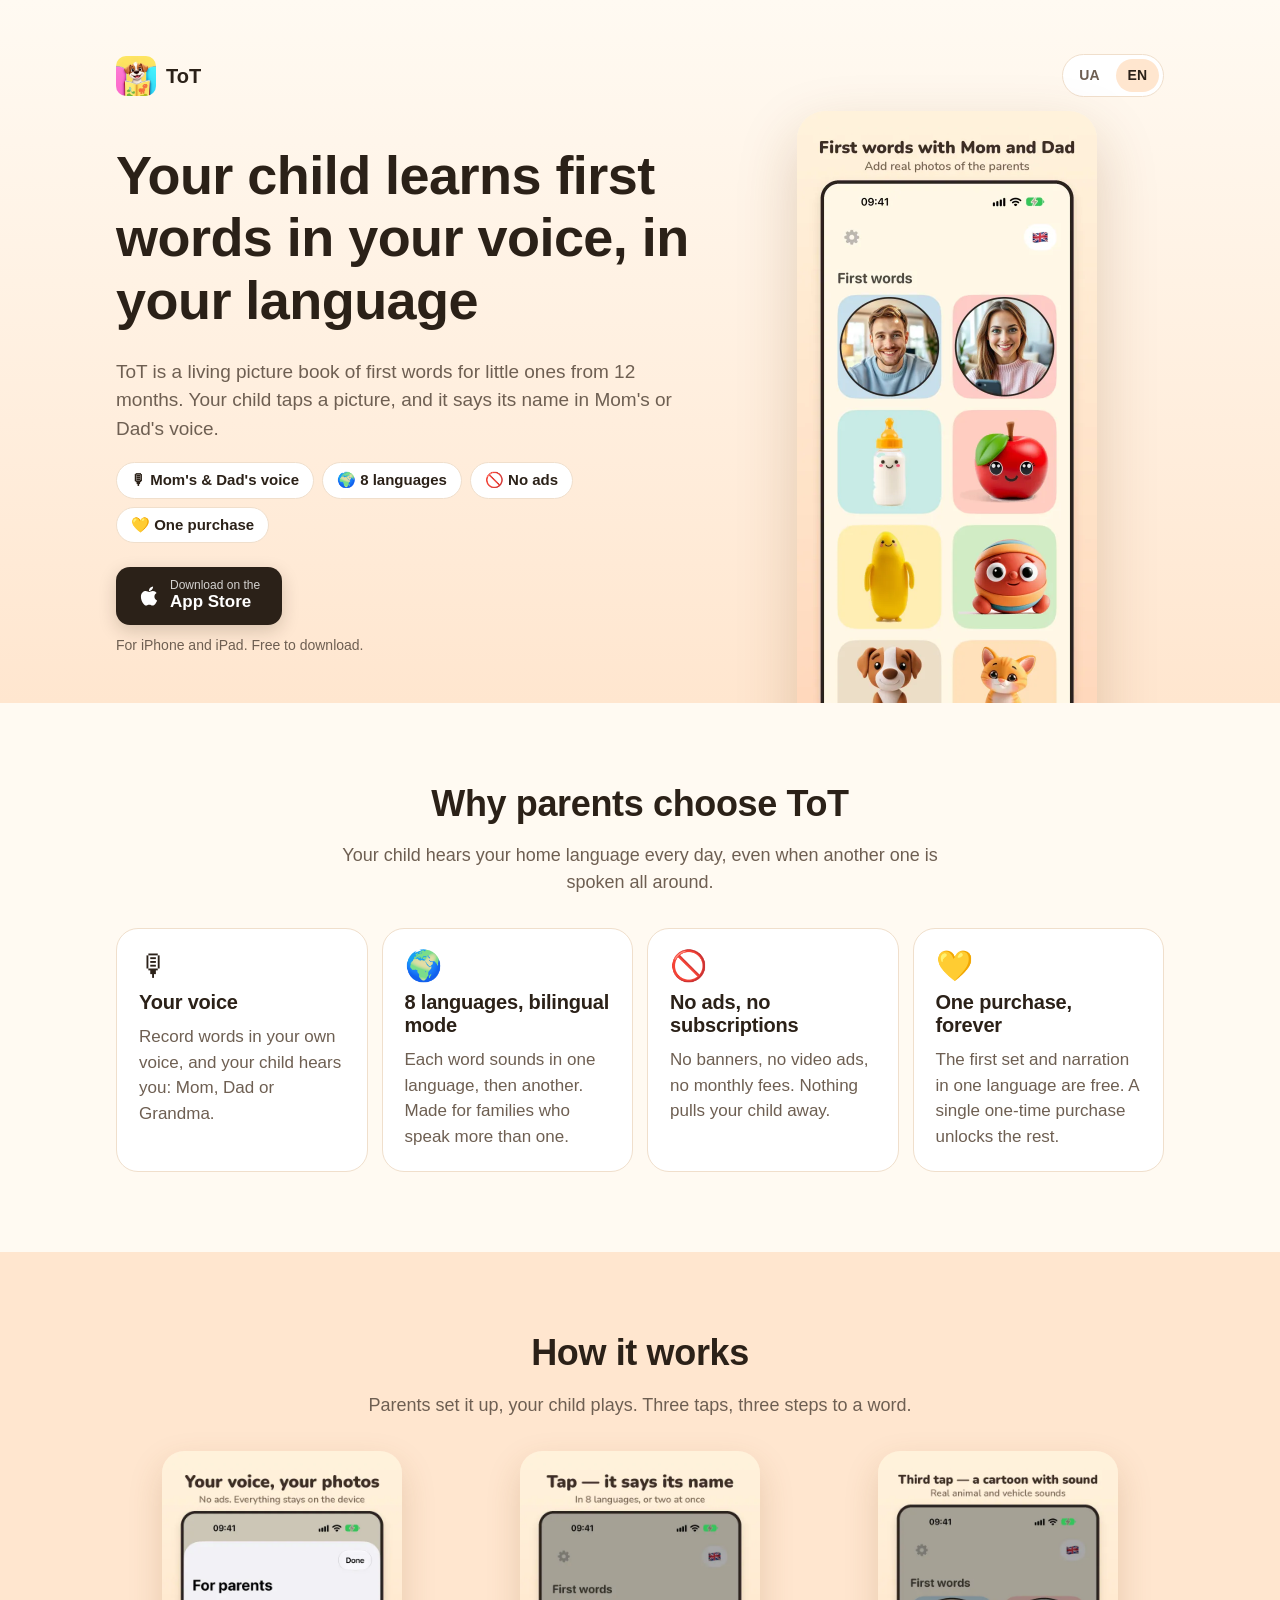
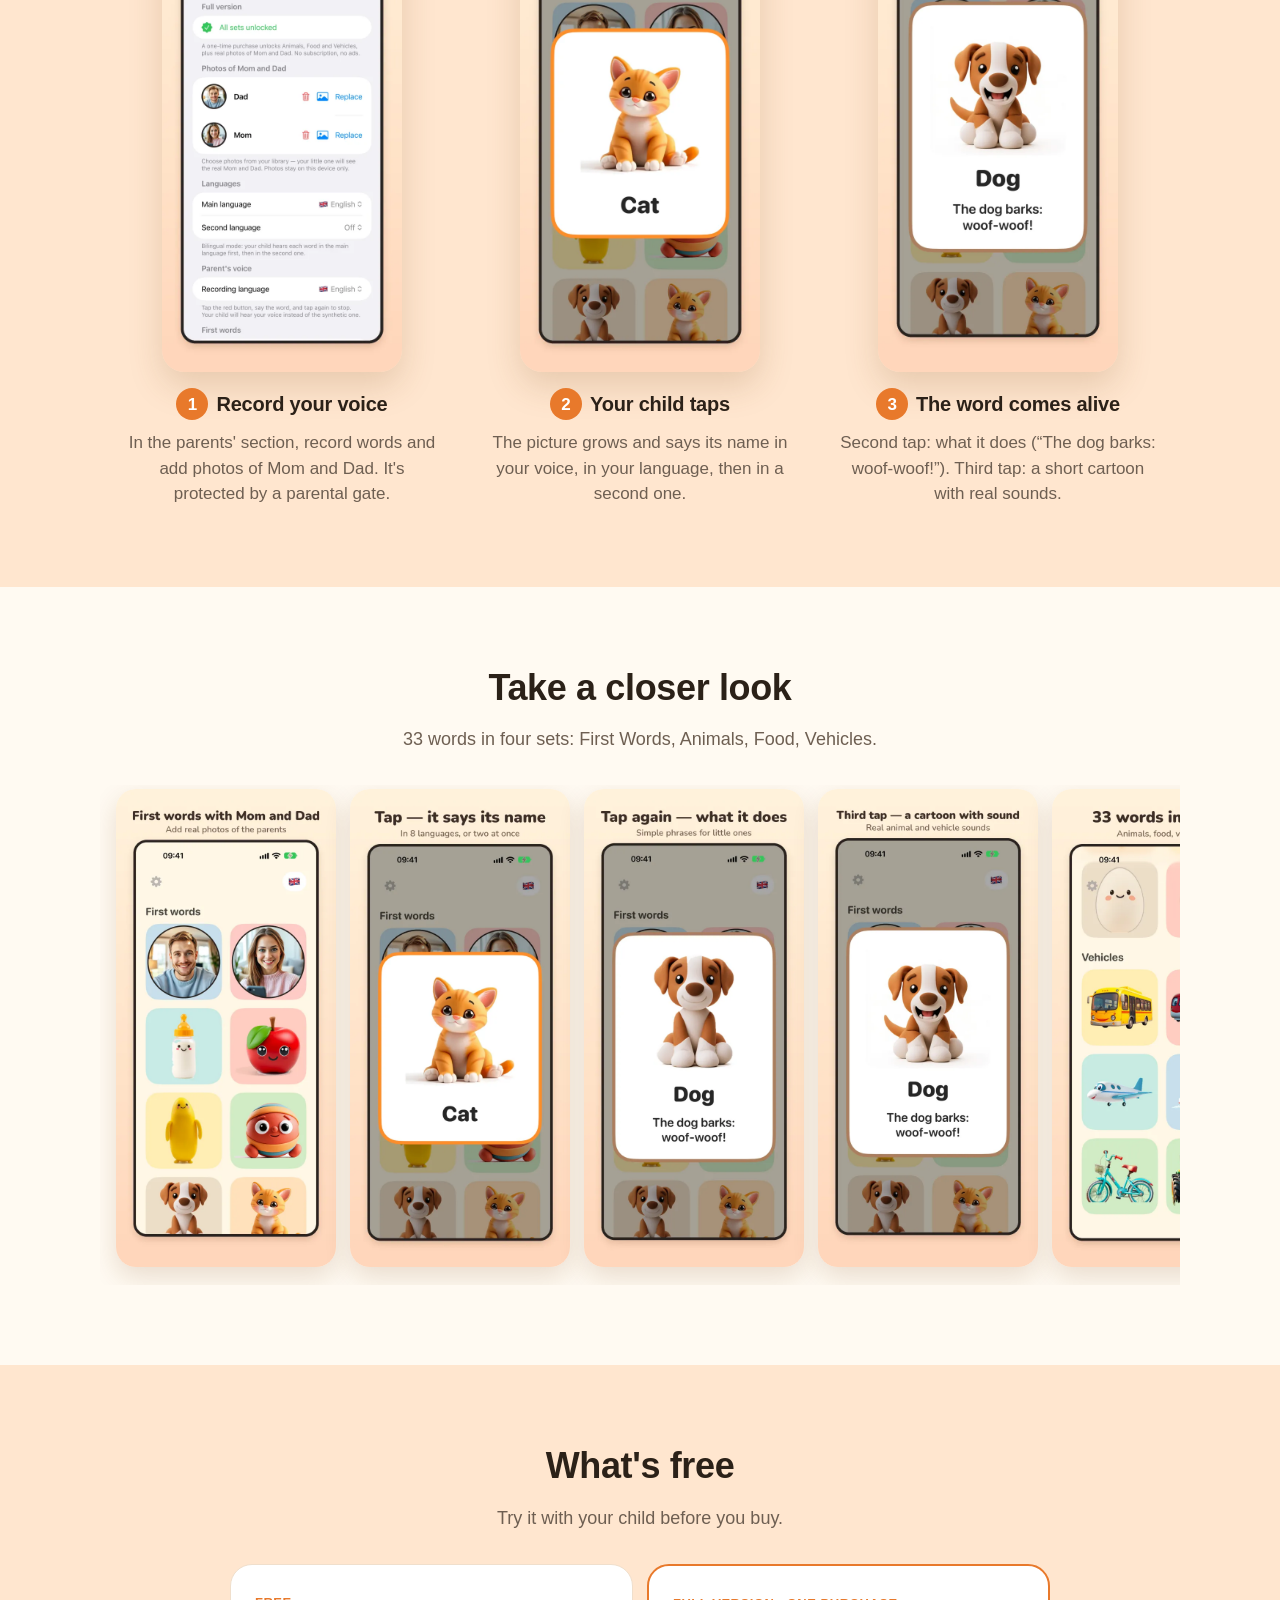
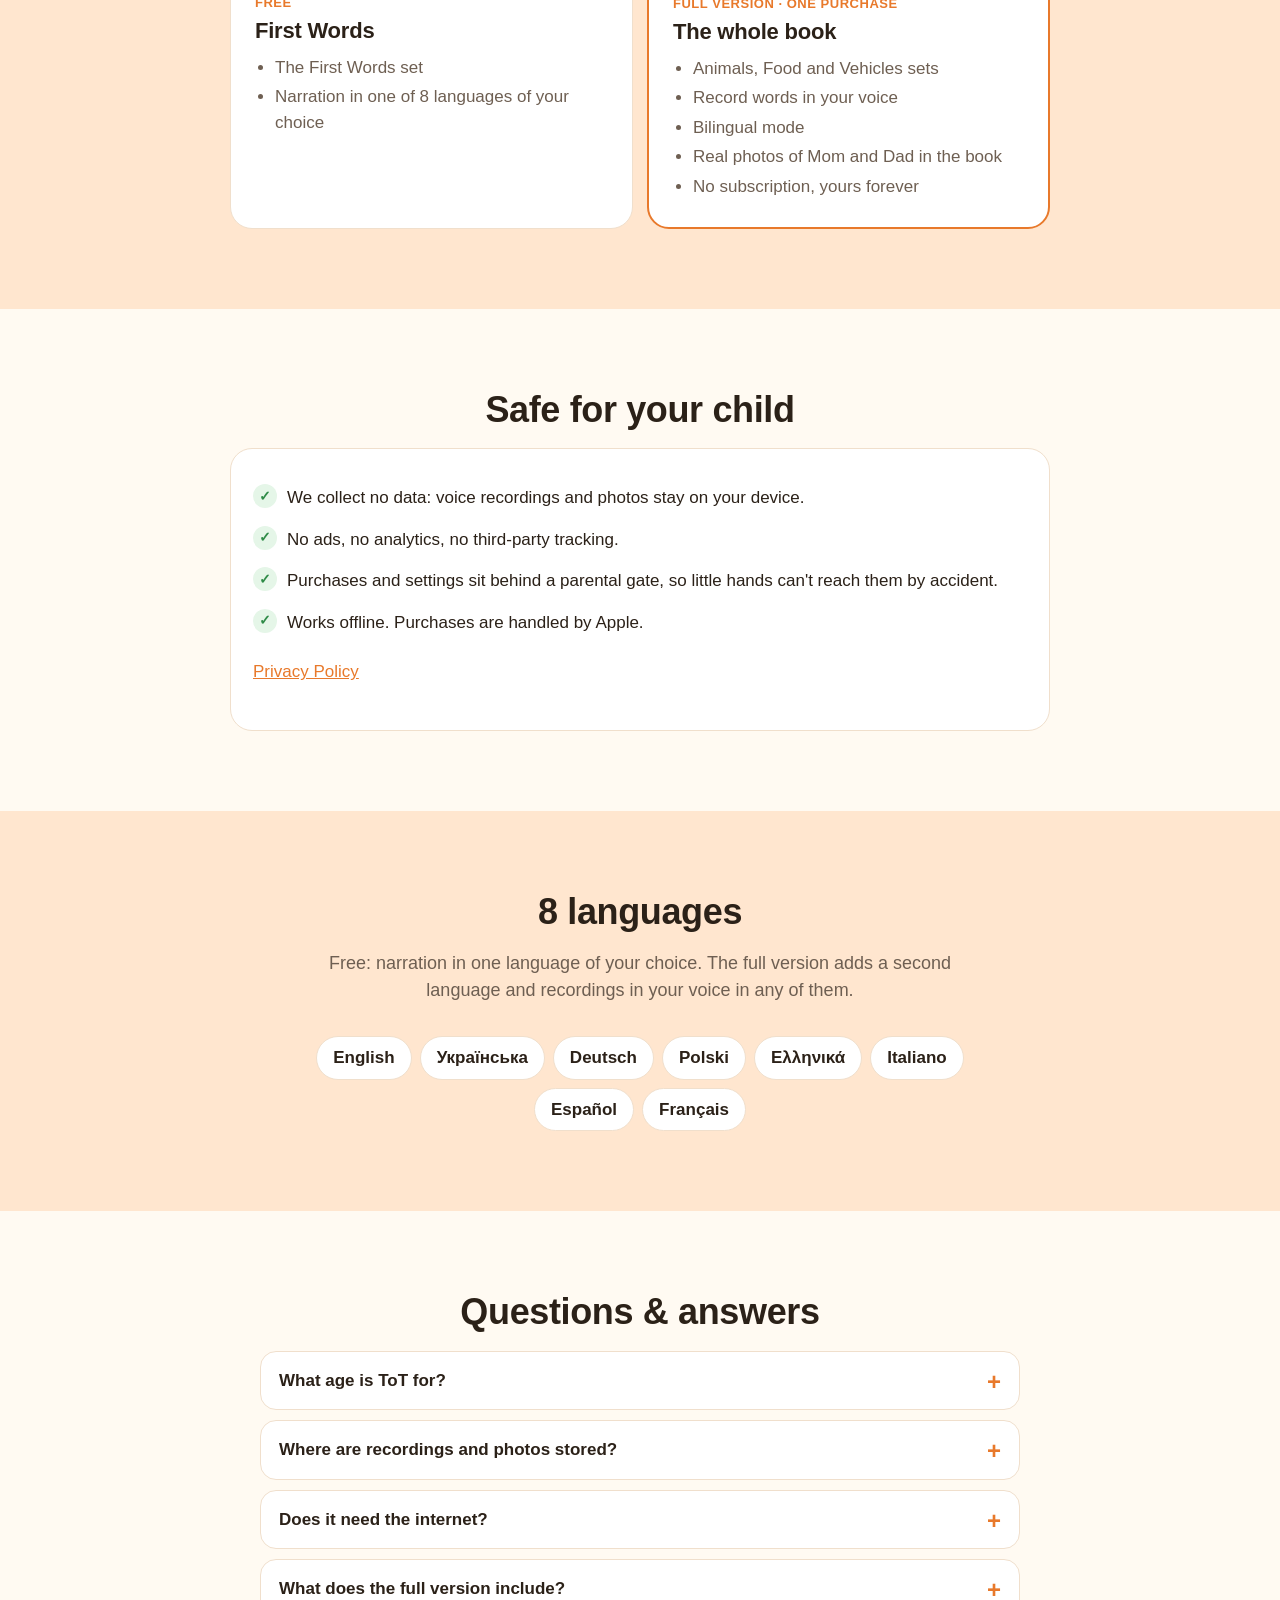
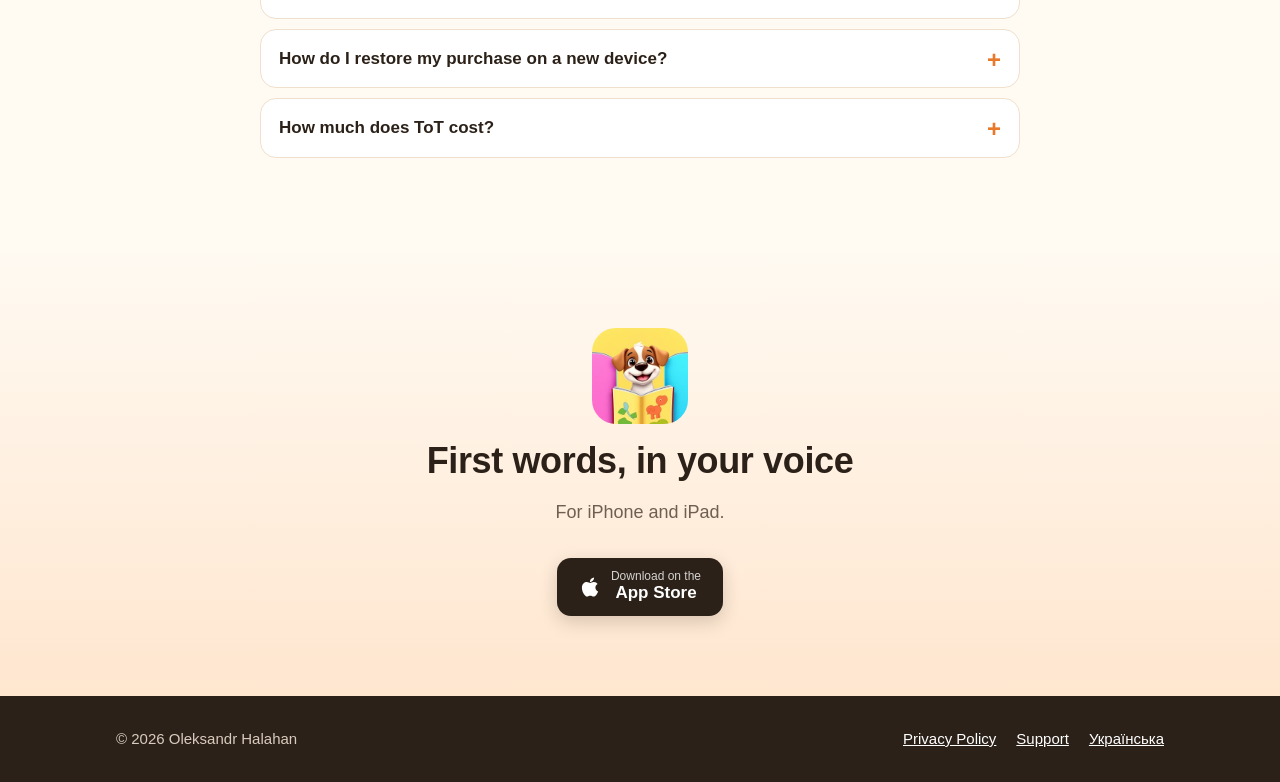
<file: index.html>
<!doctype html>
<html lang="en">
<head>
<meta charset="utf-8">
<meta name="viewport" content="width=device-width, initial-scale=1">
<title>ToT — First Words for Babies</title>
<meta name="description" content="ToT — first words for babies in your voice, in your language. / Перші слова для малят вашим голосом, рідною мовою.">
<link rel="canonical" href="https://alex195195.github.io/tot/">
<link rel="alternate" hreflang="uk" href="https://alex195195.github.io/tot/uk/">
<link rel="alternate" hreflang="en" href="https://alex195195.github.io/tot/en/">
<link rel="alternate" hreflang="x-default" href="https://alex195195.github.io/tot/">
<meta name="apple-itunes-app" content="app-id=6831556677">
<meta name="theme-color" content="#fffaf2">
<meta property="og:type" content="website">
<meta property="og:site_name" content="ToT">
<meta property="og:title" content="ToT — First Words for Babies">
<meta property="og:description" content="First words in your voice, in your language. 8 languages. No ads, no subscriptions.">
<meta property="og:url" content="https://alex195195.github.io/tot/">
<meta property="og:image" content="https://alex195195.github.io/tot/assets/img/og-en.png">
<meta name="twitter:card" content="summary_large_image">
<link rel="icon" type="image/png" href="favicon.png">
<link rel="apple-touch-icon" href="assets/img/apple-touch-icon.png">
<link rel="stylesheet" href="assets/style.css">
<style>
  .choose { min-height: 100svh; display: grid; place-items: center; text-align: center; padding: 32px 16px;
    background: linear-gradient(180deg, var(--bg), var(--peach)); }
  .choose img { width: 112px; height: 112px; border-radius: 26px; margin: 0 auto 18px; box-shadow: 0 14px 34px rgba(120,70,20,.2); }
  .choose h1 { font-size: clamp(28px, 7vw, 40px); }
  .choose p { color: var(--muted); max-width: 420px; margin: 0 auto 26px; }
  .pick { display: grid; gap: 12px; width: min(320px, 100%); margin: 0 auto; }
  .pick a { display: block; text-decoration: none; background: var(--card); color: var(--ink); border: 2px solid var(--line);
    border-radius: 16px; padding: 16px; font-weight: 800; font-size: 19px; }
  .pick a.preferred { background: var(--ink); color: #fff; border-color: var(--ink); }
</style>
</head>
<body>
<main class="choose">
  <div>
    <img src="assets/img/logo.webp" width="112" height="112" alt="ToT logo">
    <h1>ToT: First Words for Babies</h1>
    <p>First words in your voice, in your language.<br><span lang="uk">Перші слова вашим голосом, рідною мовою.</span></p>
    <nav class="pick" aria-label="Language / Мова">
      <a href="uk/" hreflang="uk" lang="uk" data-lang="uk">Українська</a>
      <a href="en/" hreflang="en" lang="en" data-lang="en">English</a>
    </nav>
  </div>
</main>
<script>
  // Sends visitors straight to their language: uk/ru browsers -> /uk/, everyone else -> /en/.
  // Keeps the query string (e.g. Instagram utm tags). Add ?choose to the URL to see this picker instead.
  // No storage, no tracking. Without JavaScript the picker below stays visible.
  (function () {
    var langs = (navigator.languages || [navigator.language || "en"]).map(function (l) { return String(l).toLowerCase(); });
    var uk = langs.some(function (l) { return l.indexOf("uk") === 0 || l.indexOf("ru") === 0; });
    var target = uk ? "uk/" : "en/";
    if (!/[?&]choose\b/.test(location.search)) {
      location.replace(target + location.search + location.hash);
      return;
    }
    var el = document.querySelector('[data-lang="' + (uk ? "uk" : "en") + '"]');
    if (el) el.classList.add("preferred");
  })();
</script>
</body>
</html>
</file>
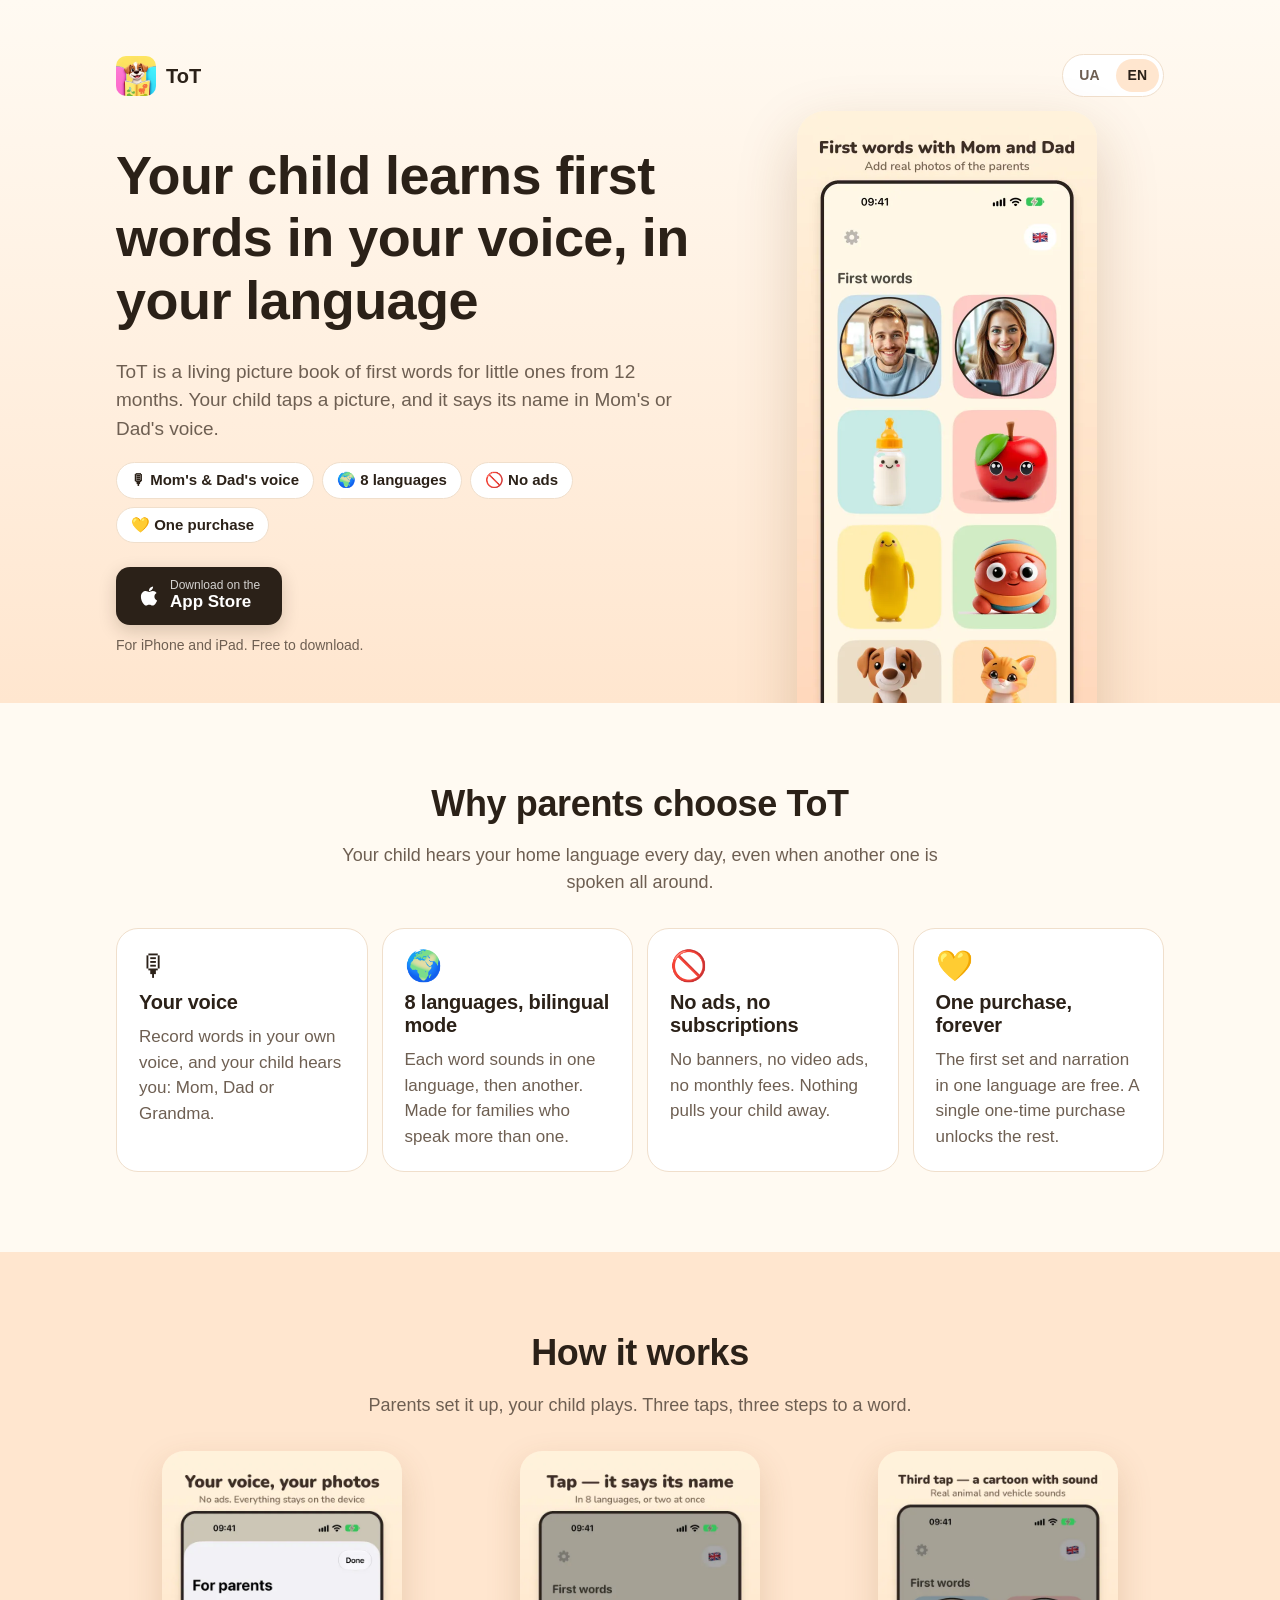
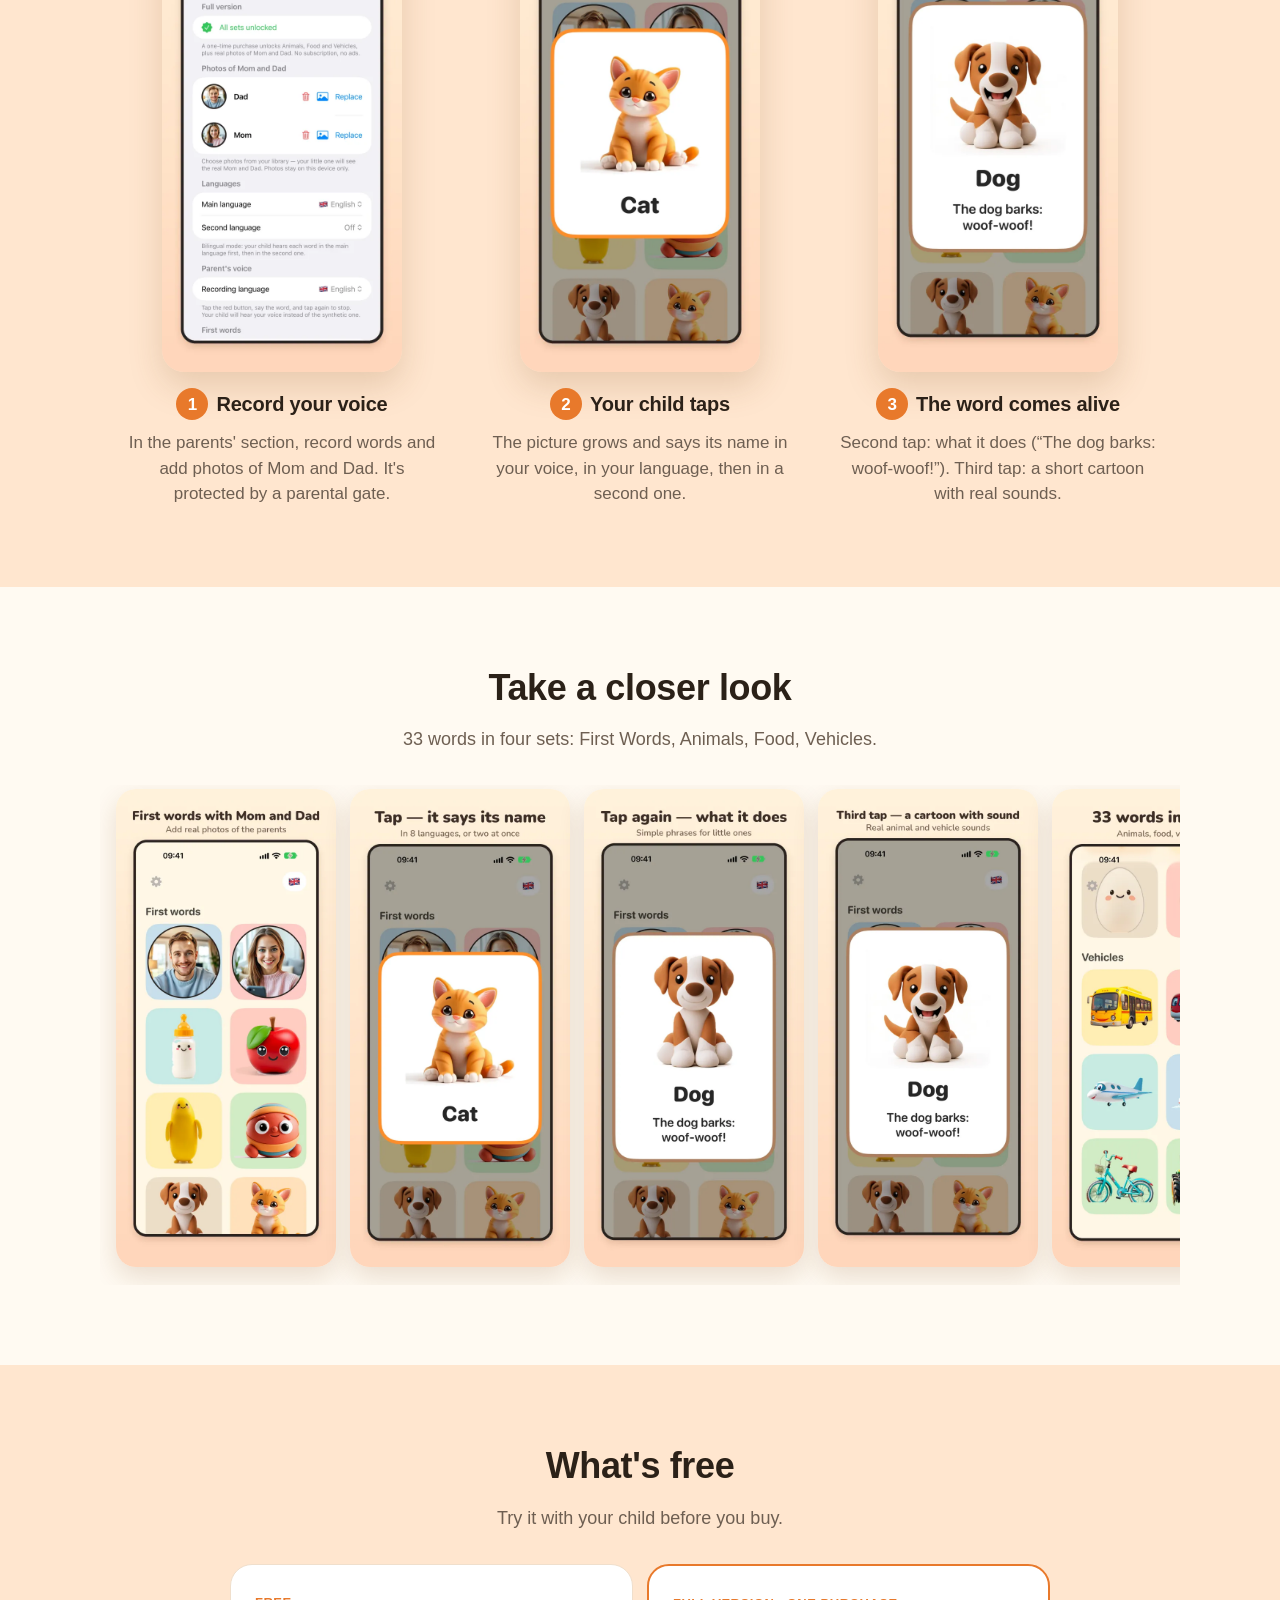
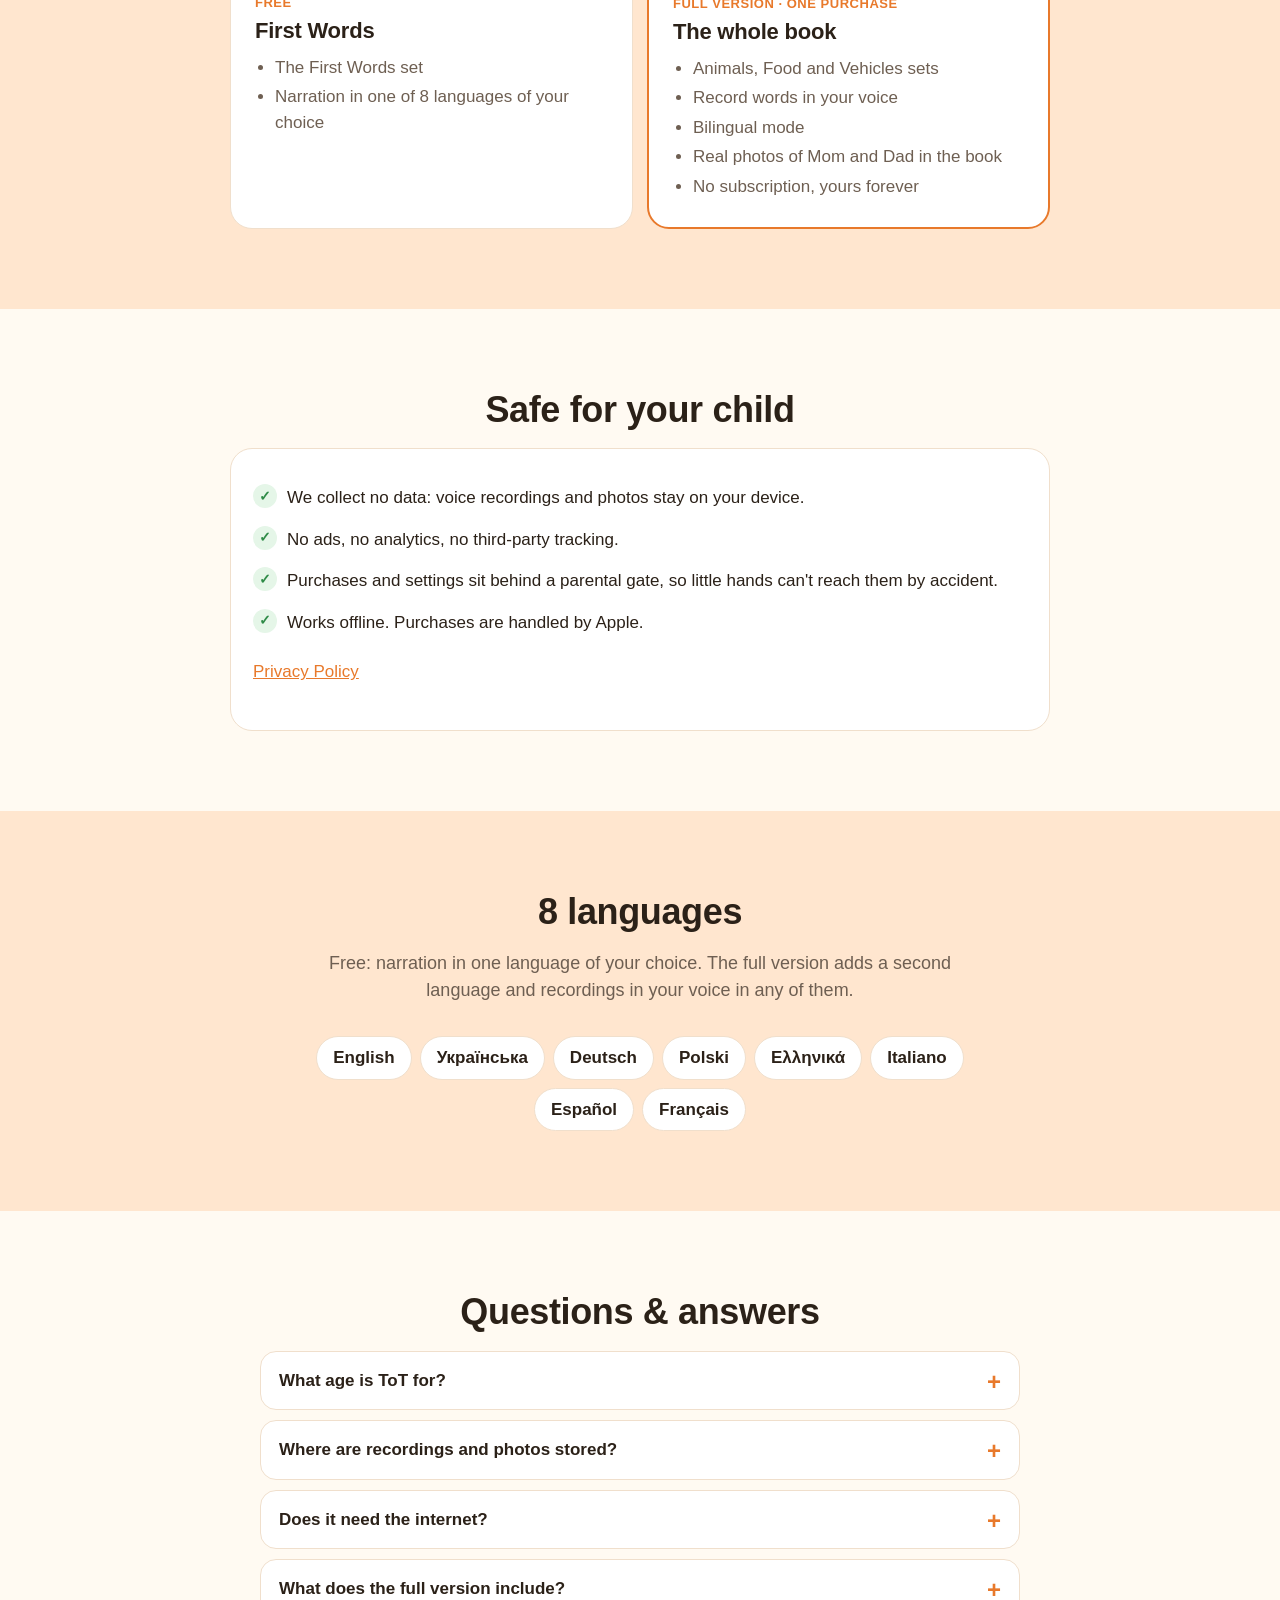
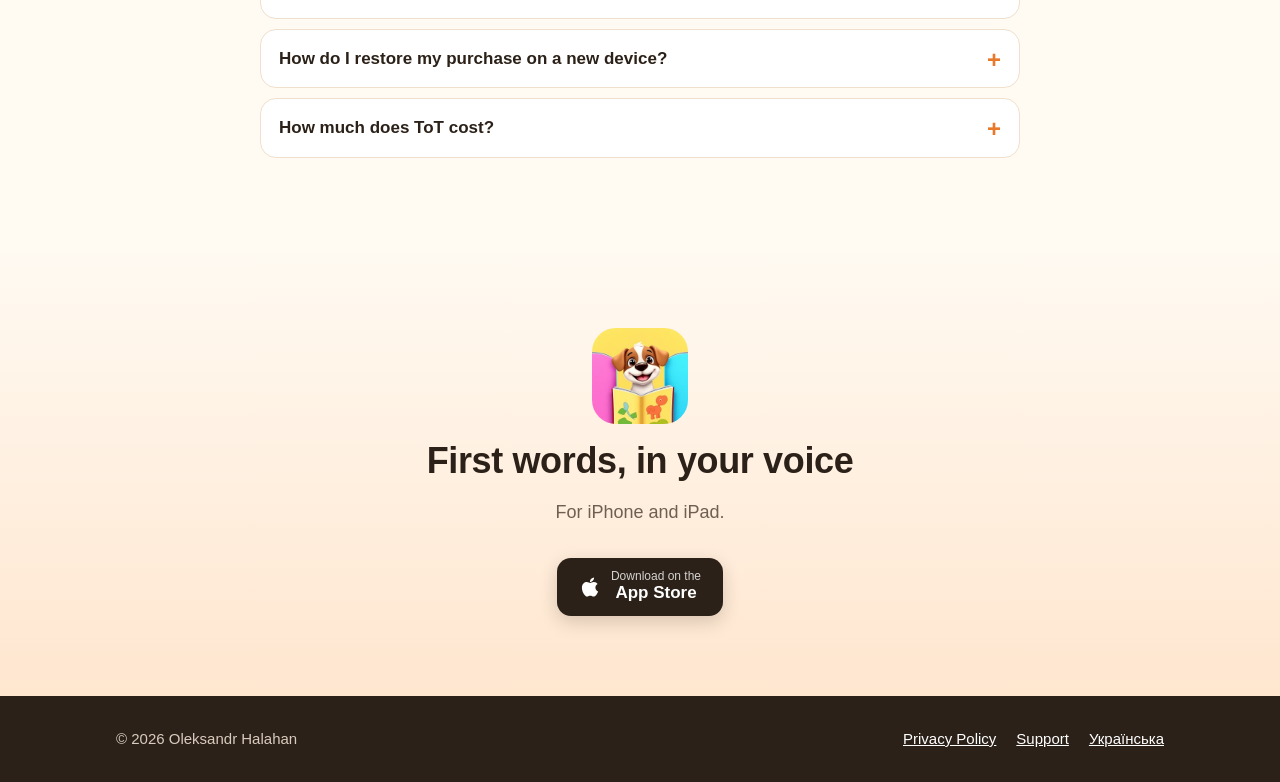
<file: en/index.html>
<!doctype html>
<html lang="en">
<head>
<meta charset="utf-8">
<meta name="viewport" content="width=device-width, initial-scale=1, viewport-fit=cover">
<title>ToT — first words for babies, in your voice</title>
<meta name="description" content="ToT is a living picture book of first words for little ones from 12 months. Record words in your own voice, 8 languages and a bilingual mode. No ads, no subscriptions, one purchase.">
<link rel="canonical" href="https://alex195195.github.io/tot/en/">
<link rel="alternate" hreflang="uk" href="https://alex195195.github.io/tot/uk/">
<link rel="alternate" hreflang="en" href="https://alex195195.github.io/tot/en/">
<link rel="alternate" hreflang="x-default" href="https://alex195195.github.io/tot/">
<meta name="apple-itunes-app" content="app-id=6831556677">
<meta name="theme-color" content="#fffaf2">
<meta property="og:type" content="website">
<meta property="og:locale" content="en_US">
<meta property="og:site_name" content="ToT">
<meta property="og:title" content="ToT — first words in your voice, in your language">
<meta property="og:description" content="A living picture book of first words. 8 languages, Mom's and Dad's voice. No ads, no subscriptions.">
<meta property="og:url" content="https://alex195195.github.io/tot/en/">
<meta property="og:image" content="https://alex195195.github.io/tot/assets/img/og-en.png">
<meta property="og:image:width" content="1200">
<meta property="og:image:height" content="630">
<meta name="twitter:card" content="summary_large_image">
<link rel="icon" type="image/png" href="../favicon.png">
<link rel="apple-touch-icon" href="../assets/img/apple-touch-icon.png">
<link rel="stylesheet" href="../assets/style.css">
</head>
<body>

<header class="hero">
  <div class="wrap">
    <div class="top">
      <a class="brand" href="./"><img src="../assets/img/logo.webp" alt="" width="40" height="40">ToT</a>
      <nav class="lang" aria-label="Site language">
        <a href="../uk/" hreflang="uk" lang="uk">UA</a>
        <a href="../en/" hreflang="en" lang="en" aria-current="page">EN</a>
      </nav>
    </div>
    <div class="hero-grid">
      <div>
        <h1>Your child learns first words in your voice, in your language</h1>
        <p class="sub">ToT is a living picture book of first words for little ones from 12 months. Your child taps a picture, and it says its name in Mom's or Dad's voice.</p>
        <ul class="chips">
          <li>🎙 Mom's &amp; Dad's voice</li>
          <li>🌍 8 languages</li>
          <li>🚫 No ads</li>
          <li>💛 One purchase</li>
        </ul>
        <a class="store-btn" href="https://apps.apple.com/app/tot-first-words-for-babies/id6831556677" aria-label="Download ToT on the App Store"><svg class="apple" viewBox="0 0 384 512" width="22" height="22" aria-hidden="true"><path fill="currentColor" d="M318.7 268.7c-.2-36.7 16.4-64.4 50-84.8-18.8-26.9-47.2-41.7-84.7-44.6-35.5-2.8-74.3 20.7-88.5 20.7-15 0-49.4-19.7-76.4-19.7C63.3 141.2 4 184.8 4 273.5q0 39.3 14.4 81.2c12.8 36.7 59 126.7 107.2 125.2 25.2-.6 43-17.9 75.8-17.9 31.8 0 48.3 17.9 76.4 17.9 48.6-.7 90.4-82.5 102.6-119.3-65.2-30.7-61.7-90-61.7-91.9zm-56.6-164.2c27.3-32.4 24.8-61.9 24-72.5-24.1 1.4-52 16.4-67.9 34.9-17.5 19.8-27.8 44.3-25.6 71.9 26.1 2 49.9-11.4 69.5-34.3z"/></svg><span><small>Download on the</small>App Store</span></a>
        <p class="store-note">For iPhone and iPad. Free to download.</p>
      </div>
      <div class="hero-shot">
        <img src="../assets/img/en/01_home.webp" width="600" height="1304" alt="ToT home screen: the First Words set with photos of Mom and Dad and picture cards">
      </div>
    </div>
  </div>
</header>

<main>
  <section>
    <div class="wrap">
      <h2>Why parents choose ToT</h2>
      <p class="lead">Your child hears your home language every day, even when another one is spoken all around.</p>
      <div class="features">
        <div class="feature"><div class="ico">🎙</div><h3>Your voice</h3><p>Record words in your own voice, and your child hears you: Mom, Dad or Grandma.</p></div>
        <div class="feature"><div class="ico">🌍</div><h3>8 languages, bilingual mode</h3><p>Each word sounds in one language, then another. Made for families who speak more than one.</p></div>
        <div class="feature"><div class="ico">🚫</div><h3>No ads, no subscriptions</h3><p>No banners, no video ads, no monthly fees. Nothing pulls your child away.</p></div>
        <div class="feature"><div class="ico">💛</div><h3>One purchase, forever</h3><p>The first set and narration in one language are free. A single one-time purchase unlocks the rest.</p></div>
      </div>
    </div>
  </section>

  <section class="steps-bg">
    <div class="wrap">
      <h2>How it works</h2>
      <p class="lead">Parents set it up, your child plays. Three taps, three steps to a word.</p>
      <div class="steps">
        <div class="step">
          <img src="../assets/img/en/06_parents.webp" width="600" height="1304" loading="lazy" alt="Parents screen: photos of Mom and Dad, language choice and voice recording">
          <h3>Record your voice</h3>
          <p>In the parents' section, record words and add photos of Mom and Dad. It's protected by a parental gate.</p>
        </div>
        <div class="step">
          <img src="../assets/img/en/02_name.webp" width="600" height="1304" loading="lazy" alt="The Cat card grows and says its name">
          <h3>Your child taps</h3>
          <p>The picture grows and says its name in your voice, in your language, then in a second one.</p>
        </div>
        <div class="step">
          <img src="../assets/img/en/04_cartoon.webp" width="600" height="1304" loading="lazy" alt="The Dog card: “The dog barks: woof-woof!” and a cartoon">
          <h3>The word comes alive</h3>
          <p>Second tap: what it does (“The dog barks: woof-woof!”). Third tap: a short cartoon with real sounds.</p>
        </div>
      </div>
    </div>
  </section>

  <section>
    <div class="wrap">
      <h2>Take a closer look</h2>
      <p class="lead">33 words in four sets: First Words, Animals, Food, Vehicles.</p>
      <div class="gallery" tabindex="0" aria-label="App screenshots">
        <img src="../assets/img/en/01_home.webp" width="600" height="1304" loading="lazy" alt="First words with Mom and Dad">
        <img src="../assets/img/en/02_name.webp" width="600" height="1304" loading="lazy" alt="Tap, and the picture says its name">
        <img src="../assets/img/en/03_action.webp" width="600" height="1304" loading="lazy" alt="Another tap: what it does">
        <img src="../assets/img/en/04_cartoon.webp" width="600" height="1304" loading="lazy" alt="Third tap: a cartoon with sound">
        <img src="../assets/img/en/05_sets.webp" width="600" height="1304" loading="lazy" alt="33 words in 4 sets">
        <img src="../assets/img/en/06_parents.webp" width="600" height="1304" loading="lazy" alt="Your voice and your photos">
      </div>
    </div>
  </section>

  <section class="steps-bg">
    <div class="wrap">
      <h2>What's free</h2>
      <p class="lead">Try it with your child before you buy.</p>
      <div class="plans">
        <div class="plan">
          <span class="tag">Free</span>
          <h3>First Words</h3>
          <ul>
            <li>The First Words set</li>
            <li>Narration in one of 8 languages of your choice</li>
          </ul>
        </div>
        <div class="plan full">
          <span class="tag">Full version · one purchase</span>
          <h3>The whole book</h3>
          <ul>
            <li>Animals, Food and Vehicles sets</li>
            <li>Record words in your voice</li>
            <li>Bilingual mode</li>
            <li>Real photos of Mom and Dad in the book</li>
            <li>No subscription, yours forever</li>
          </ul>
        </div>
      </div>
    </div>
  </section>

  <section>
    <div class="wrap">
      <h2>Safe for your child</h2>
      <div class="privacy">
        <ul>
          <li>We collect no data: voice recordings and photos stay on your device.</li>
          <li>No ads, no analytics, no third-party tracking.</li>
          <li>Purchases and settings sit behind a parental gate, so little hands can't reach them by accident.</li>
          <li>Works offline. Purchases are handled by Apple.</li>
        </ul>
        <p><a href="https://alex195195.github.io/tot-privacy/#en">Privacy Policy</a></p>
      </div>
    </div>
  </section>

  <section class="steps-bg">
    <div class="wrap">
      <h2>8 languages</h2>
      <p class="lead">Free: narration in one language of your choice. The full version adds a second language and recordings in your voice in any of them.</p>
      <ul class="langs">
        <li>English</li><li>Українська</li><li>Deutsch</li><li>Polski</li>
        <li>Ελληνικά</li><li>Italiano</li><li>Español</li><li>Français</li>
      </ul>
    </div>
  </section>

  <section>
    <div class="wrap">
      <h2>Questions &amp; answers</h2>
      <div class="faq">
        <details><summary>What age is ToT for?</summary><p>Little ones from 12 months. Big pictures, simple phrases and one-tap controls.</p></details>
        <details><summary>Where are recordings and photos stored?</summary><p>Only on your device. We upload nothing to any server. Deleting the app deletes the recordings too.</p></details>
        <details><summary>Does it need the internet?</summary><p>No. ToT works offline; a connection is needed only to make a purchase through the App Store.</p></details>
        <details><summary>What does the full version include?</summary><p>The Animals, Food and Vehicles sets, recording words in your voice, bilingual mode and real photos of Mom and Dad in the book. One purchase, no subscription.</p></details>
        <details><summary>How do I restore my purchase on a new device?</summary><p>In the parents' section, tap “Restore purchases”. Use the same Apple ID.</p></details>
        <details><summary>How much does ToT cost?</summary><p>It's free to download: the First Words set and narration in one language are available right away. The full version is a single one-time in-app purchase, no subscription. You can see the current price on the <a href="https://apps.apple.com/app/tot-first-words-for-babies/id6831556677">App Store</a>.</p></details>
      </div>
    </div>
  </section>

  <section class="cta">
    <div class="wrap">
      <img src="../assets/img/logo.webp" width="96" height="96" alt="ToT logo" loading="lazy">
      <h2>First words, in your voice</h2>
      <p class="lead">For iPhone and iPad.</p>
      <a class="store-btn" href="https://apps.apple.com/app/tot-first-words-for-babies/id6831556677" aria-label="Download ToT on the App Store"><svg class="apple" viewBox="0 0 384 512" width="22" height="22" aria-hidden="true"><path fill="currentColor" d="M318.7 268.7c-.2-36.7 16.4-64.4 50-84.8-18.8-26.9-47.2-41.7-84.7-44.6-35.5-2.8-74.3 20.7-88.5 20.7-15 0-49.4-19.7-76.4-19.7C63.3 141.2 4 184.8 4 273.5q0 39.3 14.4 81.2c12.8 36.7 59 126.7 107.2 125.2 25.2-.6 43-17.9 75.8-17.9 31.8 0 48.3 17.9 76.4 17.9 48.6-.7 90.4-82.5 102.6-119.3-65.2-30.7-61.7-90-61.7-91.9zm-56.6-164.2c27.3-32.4 24.8-61.9 24-72.5-24.1 1.4-52 16.4-67.9 34.9-17.5 19.8-27.8 44.3-25.6 71.9 26.1 2 49.9-11.4 69.5-34.3z"/></svg><span><small>Download on the</small>App Store</span></a>
    </div>
  </section>
</main>

<footer>
  <div class="wrap foot">
    <div>© 2026 Oleksandr Halahan</div>
    <nav aria-label="Links">
      <a href="https://alex195195.github.io/tot-privacy/#en">Privacy Policy</a>
      <a href="https://alex195195.github.io/tot-privacy/#en">Support</a>
      <a href="../uk/" hreflang="uk" lang="uk">Українська</a>
    </nav>
  </div>
</footer>

</body>
</html>
</file>
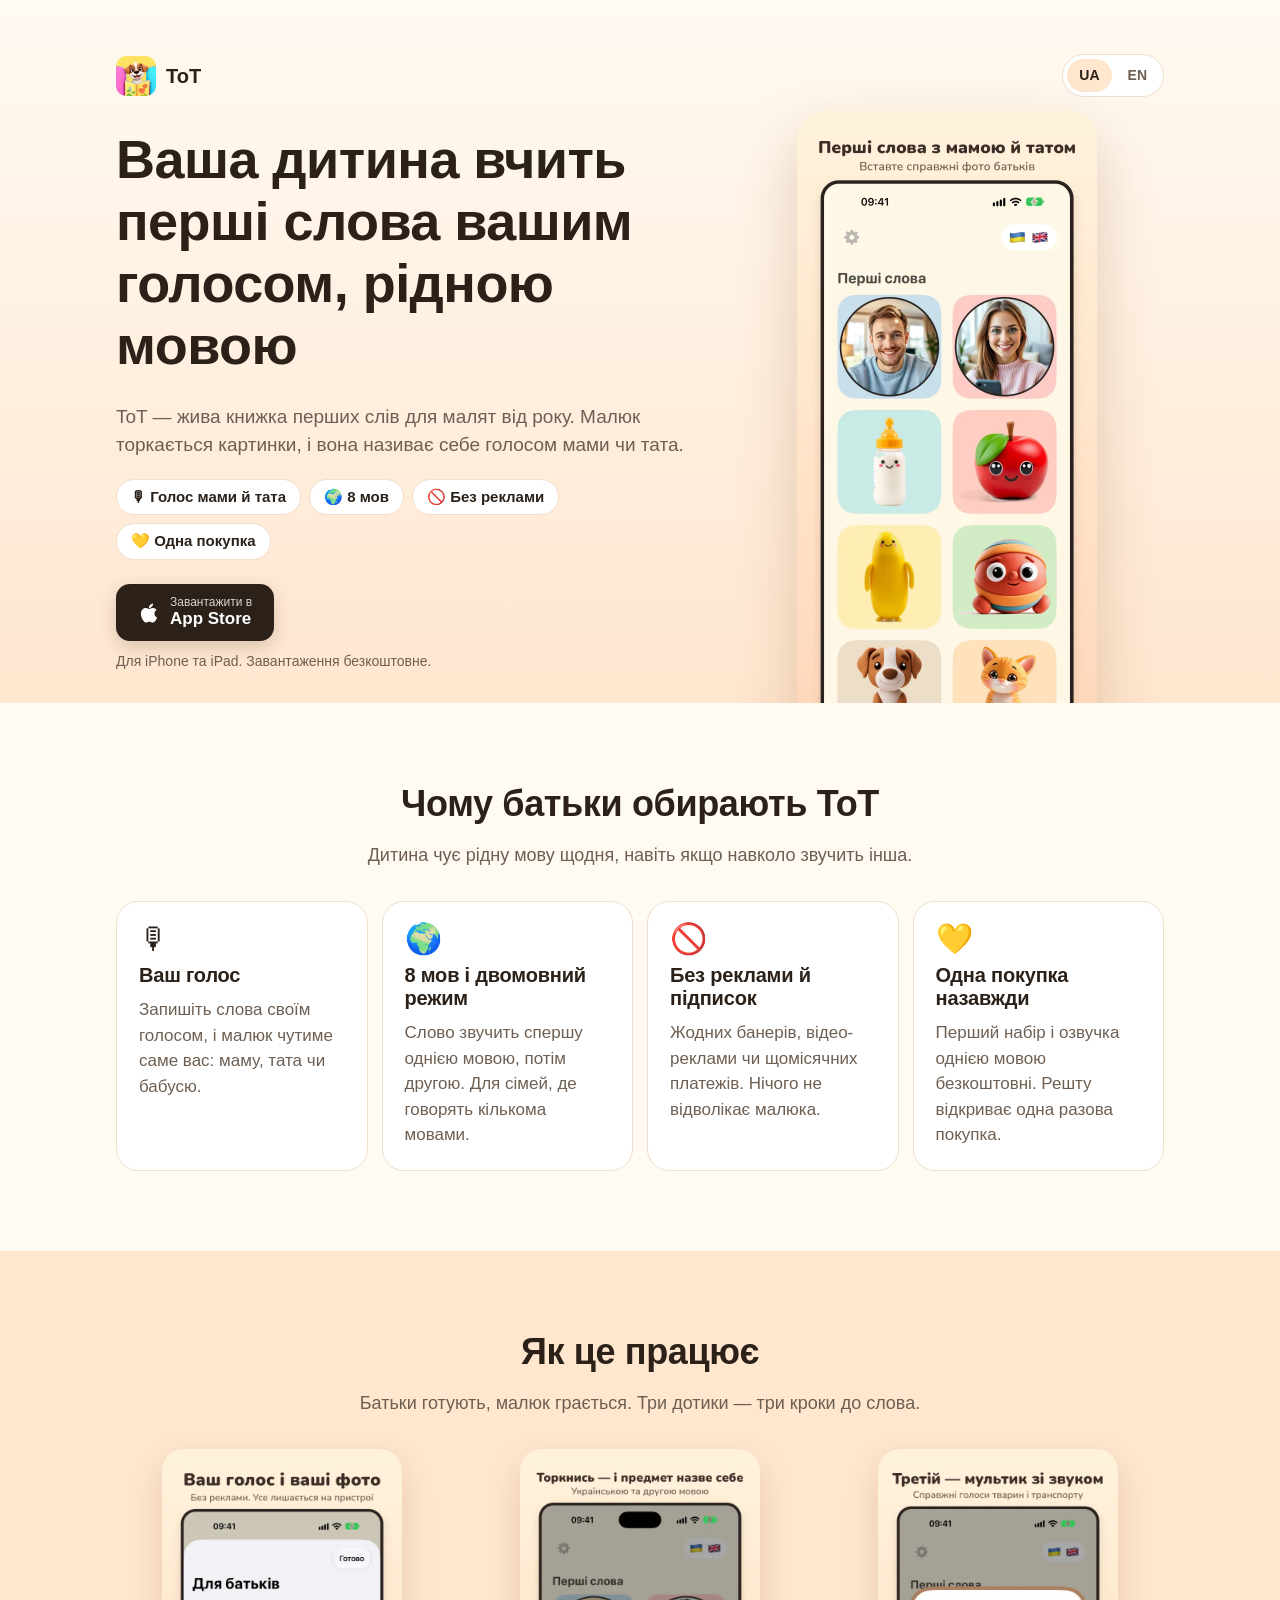
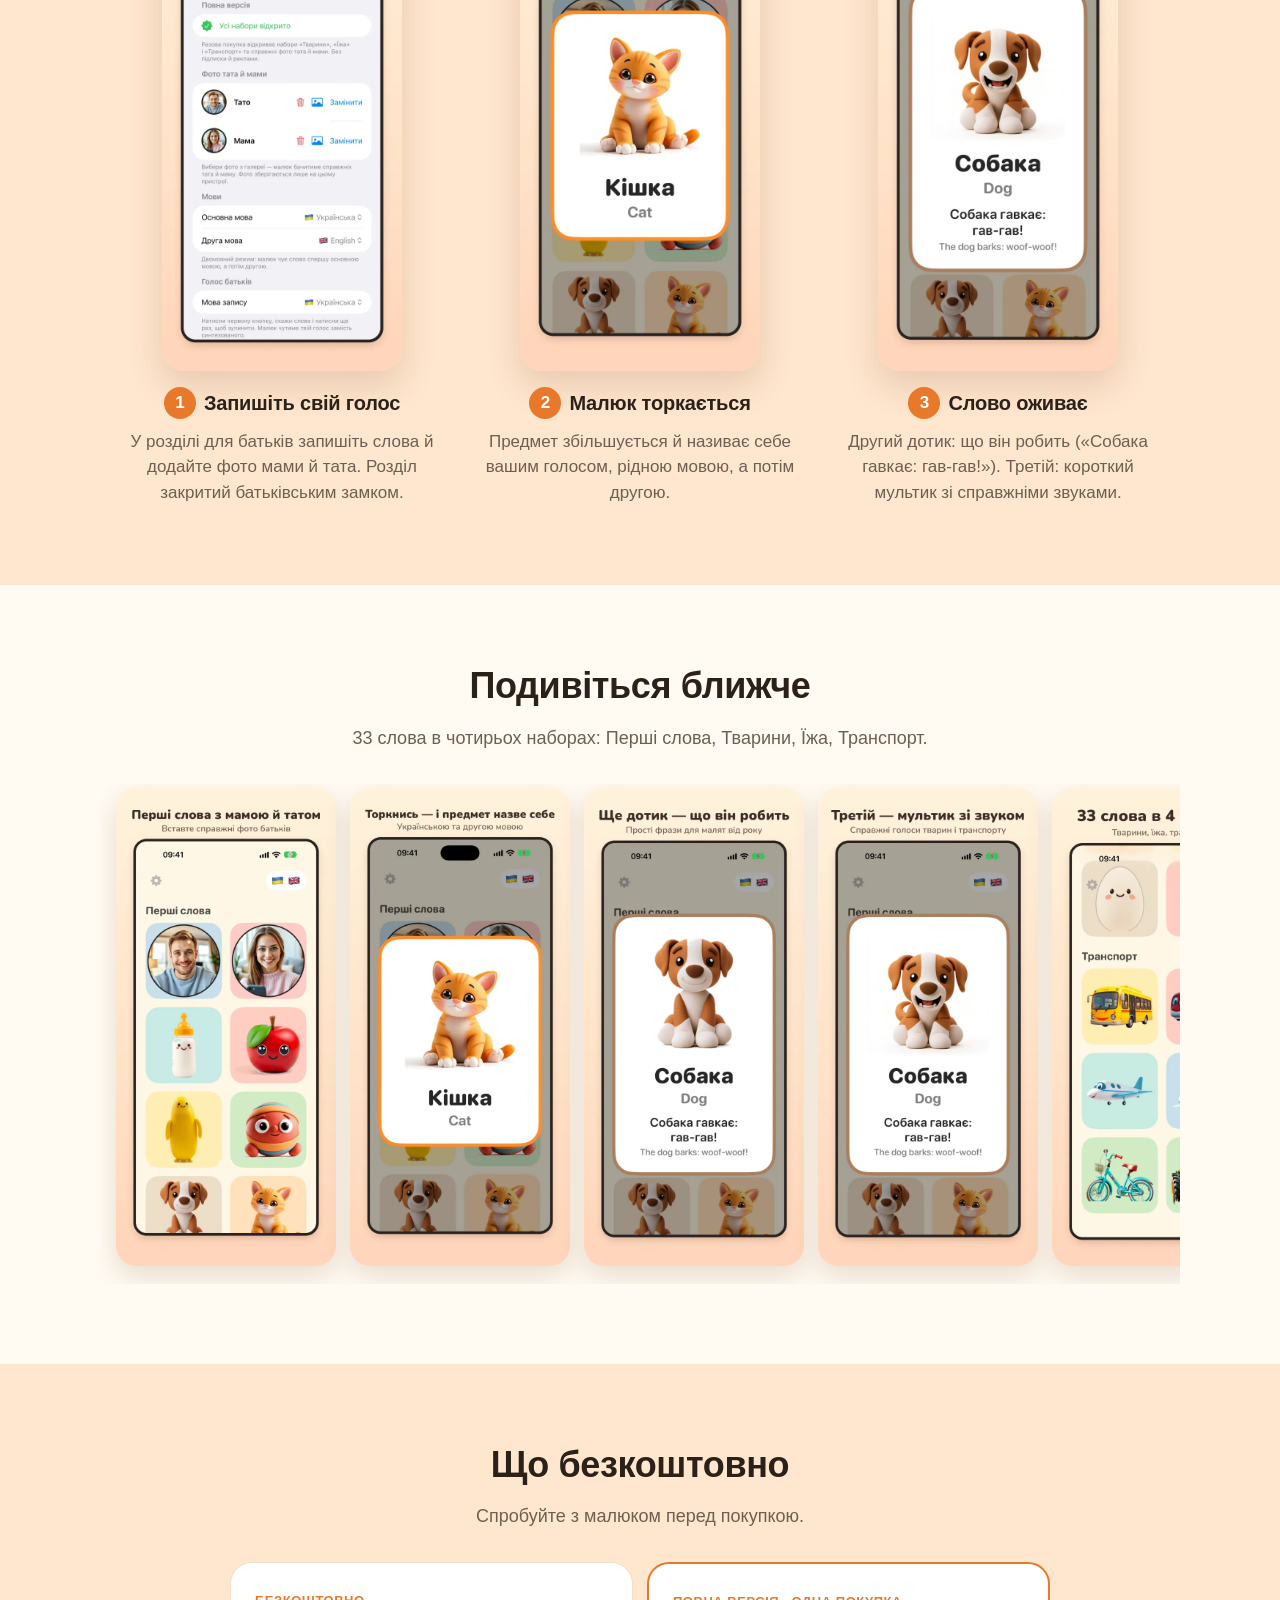
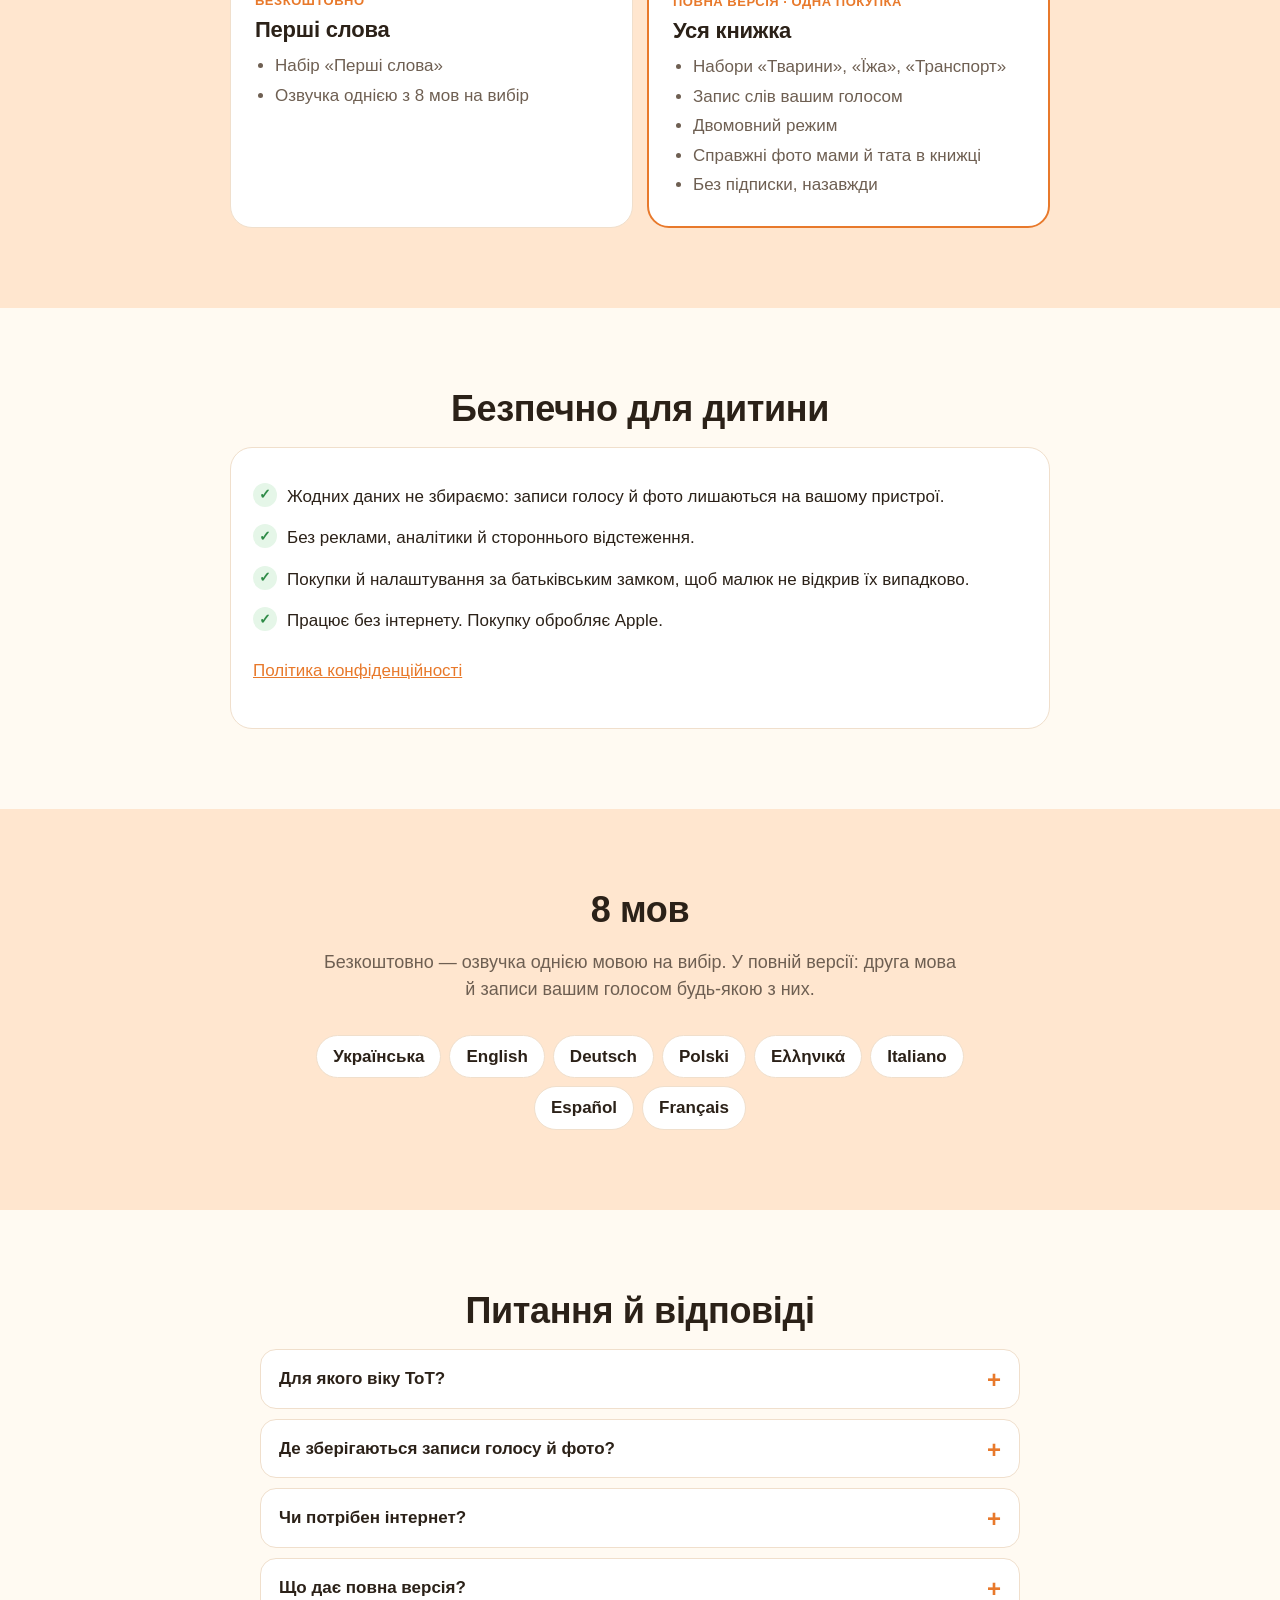
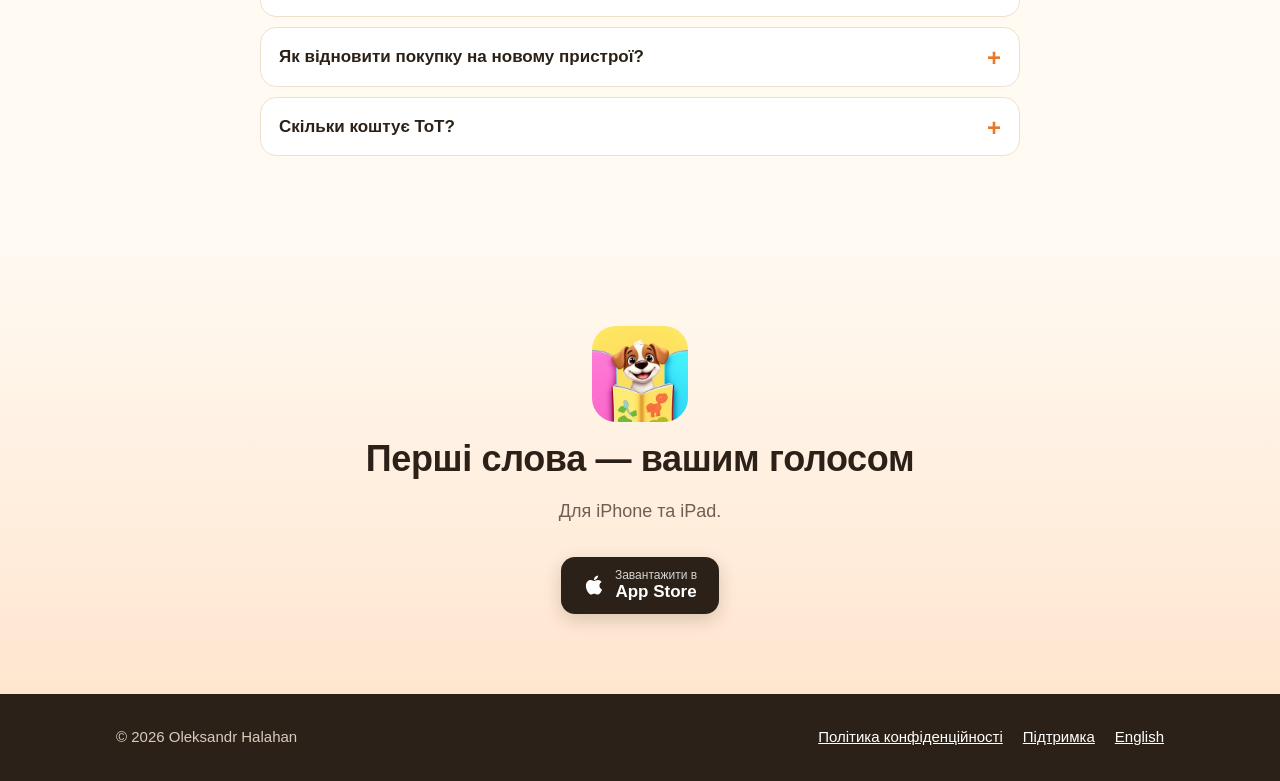
<file: uk/index.html>
<!doctype html>
<html lang="uk">
<head>
<meta charset="utf-8">
<meta name="viewport" content="width=device-width, initial-scale=1, viewport-fit=cover">
<title>ToT — перші слова для малят вашим голосом</title>
<meta name="description" content="ToT — жива книжка перших слів для малят від року. Запишіть слова своїм голосом, 8 мов і двомовний режим. Без реклами й підписок, одна покупка.">
<link rel="canonical" href="https://alex195195.github.io/tot/uk/">
<link rel="alternate" hreflang="uk" href="https://alex195195.github.io/tot/uk/">
<link rel="alternate" hreflang="en" href="https://alex195195.github.io/tot/en/">
<link rel="alternate" hreflang="x-default" href="https://alex195195.github.io/tot/">
<meta name="apple-itunes-app" content="app-id=6831556677">
<meta name="theme-color" content="#fffaf2">
<meta property="og:type" content="website">
<meta property="og:locale" content="uk_UA">
<meta property="og:site_name" content="ToT">
<meta property="og:title" content="ToT — перші слова вашим голосом, рідною мовою">
<meta property="og:description" content="Жива книжка перших слів для малят. 8 мов, голос мами й тата. Без реклами й підписок.">
<meta property="og:url" content="https://alex195195.github.io/tot/uk/">
<meta property="og:image" content="https://alex195195.github.io/tot/assets/img/og-uk.png">
<meta property="og:image:width" content="1200">
<meta property="og:image:height" content="630">
<meta name="twitter:card" content="summary_large_image">
<link rel="icon" type="image/png" href="../favicon.png">
<link rel="apple-touch-icon" href="../assets/img/apple-touch-icon.png">
<link rel="stylesheet" href="../assets/style.css">
</head>
<body>

<header class="hero">
  <div class="wrap">
    <div class="top">
      <a class="brand" href="./"><img src="../assets/img/logo.webp" alt="" width="40" height="40">ToT</a>
      <nav class="lang" aria-label="Мова сайту">
        <a href="../uk/" hreflang="uk" lang="uk" aria-current="page">UA</a>
        <a href="../en/" hreflang="en" lang="en">EN</a>
      </nav>
    </div>
    <div class="hero-grid">
      <div>
        <h1>Ваша дитина вчить перші слова вашим голосом, рідною мовою</h1>
        <p class="sub">ToT — жива книжка перших слів для малят від року. Малюк торкається картинки, і вона називає себе голосом мами чи тата.</p>
        <ul class="chips">
          <li>🎙 Голос мами й тата</li>
          <li>🌍 8 мов</li>
          <li>🚫 Без реклами</li>
          <li>💛 Одна покупка</li>
        </ul>
        <a class="store-btn" href="https://apps.apple.com/ua/app/tot-first-words-for-babies/id6831556677?l=uk" aria-label="Завантажити ToT в App Store"><svg class="apple" viewBox="0 0 384 512" width="22" height="22" aria-hidden="true"><path fill="currentColor" d="M318.7 268.7c-.2-36.7 16.4-64.4 50-84.8-18.8-26.9-47.2-41.7-84.7-44.6-35.5-2.8-74.3 20.7-88.5 20.7-15 0-49.4-19.7-76.4-19.7C63.3 141.2 4 184.8 4 273.5q0 39.3 14.4 81.2c12.8 36.7 59 126.7 107.2 125.2 25.2-.6 43-17.9 75.8-17.9 31.8 0 48.3 17.9 76.4 17.9 48.6-.7 90.4-82.5 102.6-119.3-65.2-30.7-61.7-90-61.7-91.9zm-56.6-164.2c27.3-32.4 24.8-61.9 24-72.5-24.1 1.4-52 16.4-67.9 34.9-17.5 19.8-27.8 44.3-25.6 71.9 26.1 2 49.9-11.4 69.5-34.3z"/></svg><span><small>Завантажити в</small>App Store</span></a>
        <p class="store-note">Для iPhone та iPad. Завантаження безкоштовне.</p>
      </div>
      <div class="hero-shot">
        <img src="../assets/img/uk/01_home.webp" width="600" height="1304" alt="Головний екран ToT: набір «Перші слова» з фото мами й тата та картками предметів">
      </div>
    </div>
  </div>
</header>

<main>
  <section>
    <div class="wrap">
      <h2>Чому батьки обирають ToT</h2>
      <p class="lead">Дитина чує рідну мову щодня, навіть якщо навколо звучить інша.</p>
      <div class="features">
        <div class="feature"><div class="ico">🎙</div><h3>Ваш голос</h3><p>Запишіть слова своїм голосом, і малюк чутиме саме вас: маму, тата чи бабусю.</p></div>
        <div class="feature"><div class="ico">🌍</div><h3>8 мов і двомовний режим</h3><p>Слово звучить спершу однією мовою, потім другою. Для сімей, де говорять кількома мовами.</p></div>
        <div class="feature"><div class="ico">🚫</div><h3>Без реклами й підписок</h3><p>Жодних банерів, відео-реклами чи щомісячних платежів. Нічого не відволікає малюка.</p></div>
        <div class="feature"><div class="ico">💛</div><h3>Одна покупка назавжди</h3><p>Перший набір і озвучка однією мовою безкоштовні. Решту відкриває одна разова покупка.</p></div>
      </div>
    </div>
  </section>

  <section class="steps-bg">
    <div class="wrap">
      <h2>Як це працює</h2>
      <p class="lead">Батьки готують, малюк грається. Три дотики — три кроки до слова.</p>
      <div class="steps">
        <div class="step">
          <img src="../assets/img/uk/06_parents.webp" width="600" height="1304" loading="lazy" alt="Екран для батьків: фото мами й тата, вибір мов і запис голосу">
          <h3>Запишіть свій голос</h3>
          <p>У розділі для батьків запишіть слова й додайте фото мами й тата. Розділ закритий батьківським замком.</p>
        </div>
        <div class="step">
          <img src="../assets/img/uk/02_name.webp" width="600" height="1304" loading="lazy" alt="Картка «Кішка» збільшилася й називає себе">
          <h3>Малюк торкається</h3>
          <p>Предмет збільшується й називає себе вашим голосом, рідною мовою, а потім другою.</p>
        </div>
        <div class="step">
          <img src="../assets/img/uk/04_cartoon.webp" width="600" height="1304" loading="lazy" alt="Картка «Собака»: «Собака гавкає: гав-гав!» і мультик">
          <h3>Слово оживає</h3>
          <p>Другий дотик: що він робить («Собака гавкає: гав-гав!»). Третій: короткий мультик зі справжніми звуками.</p>
        </div>
      </div>
    </div>
  </section>

  <section>
    <div class="wrap">
      <h2>Подивіться ближче</h2>
      <p class="lead">33 слова в чотирьох наборах: Перші слова, Тварини, Їжа, Транспорт.</p>
      <div class="gallery" tabindex="0" aria-label="Скріншоти застосунку">
        <img src="../assets/img/uk/01_home.webp" width="600" height="1304" loading="lazy" alt="Перші слова з мамою й татом">
        <img src="../assets/img/uk/02_name.webp" width="600" height="1304" loading="lazy" alt="Торкнись, і предмет назве себе">
        <img src="../assets/img/uk/03_action.webp" width="600" height="1304" loading="lazy" alt="Ще дотик: що він робить">
        <img src="../assets/img/uk/04_cartoon.webp" width="600" height="1304" loading="lazy" alt="Третій дотик: мультик зі звуком">
        <img src="../assets/img/uk/05_sets.webp" width="600" height="1304" loading="lazy" alt="33 слова в 4 наборах">
        <img src="../assets/img/uk/06_parents.webp" width="600" height="1304" loading="lazy" alt="Ваш голос і ваші фото">
      </div>
    </div>
  </section>

  <section class="steps-bg">
    <div class="wrap">
      <h2>Що безкоштовно</h2>
      <p class="lead">Спробуйте з малюком перед покупкою.</p>
      <div class="plans">
        <div class="plan">
          <span class="tag">Безкоштовно</span>
          <h3>Перші слова</h3>
          <ul>
            <li>Набір «Перші слова»</li>
            <li>Озвучка однією з 8 мов на вибір</li>
          </ul>
        </div>
        <div class="plan full">
          <span class="tag">Повна версія · одна покупка</span>
          <h3>Уся книжка</h3>
          <ul>
            <li>Набори «Тварини», «Їжа», «Транспорт»</li>
            <li>Запис слів вашим голосом</li>
            <li>Двомовний режим</li>
            <li>Справжні фото мами й тата в книжці</li>
            <li>Без підписки, назавжди</li>
          </ul>
        </div>
      </div>
    </div>
  </section>

  <section>
    <div class="wrap">
      <h2>Безпечно для дитини</h2>
      <div class="privacy">
        <ul>
          <li>Жодних даних не збираємо: записи голосу й фото лишаються на вашому пристрої.</li>
          <li>Без реклами, аналітики й стороннього відстеження.</li>
          <li>Покупки й налаштування за батьківським замком, щоб малюк не відкрив їх випадково.</li>
          <li>Працює без інтернету. Покупку обробляє Apple.</li>
        </ul>
        <p><a href="https://alex195195.github.io/tot-privacy/#uk">Політика конфіденційності</a></p>
      </div>
    </div>
  </section>

  <section class="steps-bg">
    <div class="wrap">
      <h2>8 мов</h2>
      <p class="lead">Безкоштовно — озвучка однією мовою на вибір. У повній версії: друга мова й записи вашим голосом будь-якою з них.</p>
      <ul class="langs">
        <li>Українська</li><li>English</li><li>Deutsch</li><li>Polski</li>
        <li>Ελληνικά</li><li>Italiano</li><li>Español</li><li>Français</li>
      </ul>
    </div>
  </section>

  <section>
    <div class="wrap">
      <h2>Питання й відповіді</h2>
      <div class="faq">
        <details><summary>Для якого віку ToT?</summary><p>Для малят від року. Великі картинки, прості фрази й керування одним дотиком.</p></details>
        <details><summary>Де зберігаються записи голосу й фото?</summary><p>Лише на вашому пристрої. Ми нічого не завантажуємо на сервери. Якщо видалити застосунок, видаляться й записи.</p></details>
        <details><summary>Чи потрібен інтернет?</summary><p>Ні. ToT працює без інтернету, з'єднання потрібне лише для покупки через App Store.</p></details>
        <details><summary>Що дає повна версія?</summary><p>Набори «Тварини», «Їжа» й «Транспорт», запис слів вашим голосом, двомовний режим і справжні фото мами й тата в книжці. Одна покупка, без підписки.</p></details>
        <details><summary>Як відновити покупку на новому пристрої?</summary><p>У розділі для батьків натисніть «Відновити покупки». Потрібен той самий Apple ID.</p></details>
        <details><summary>Скільки коштує ToT?</summary><p>Завантаження безкоштовне: набір «Перші слова» й озвучка однією мовою доступні одразу. Повна версія — одна разова покупка всередині застосунку, без підписки. Актуальну ціну видно в <a href="https://apps.apple.com/ua/app/tot-first-words-for-babies/id6831556677?l=uk">App Store</a>.</p></details>
      </div>
    </div>
  </section>

  <section class="cta">
    <div class="wrap">
      <img src="../assets/img/logo.webp" width="96" height="96" alt="Логотип ToT" loading="lazy">
      <h2>Перші слова — вашим голосом</h2>
      <p class="lead">Для iPhone та iPad.</p>
      <a class="store-btn" href="https://apps.apple.com/ua/app/tot-first-words-for-babies/id6831556677?l=uk" aria-label="Завантажити ToT в App Store"><svg class="apple" viewBox="0 0 384 512" width="22" height="22" aria-hidden="true"><path fill="currentColor" d="M318.7 268.7c-.2-36.7 16.4-64.4 50-84.8-18.8-26.9-47.2-41.7-84.7-44.6-35.5-2.8-74.3 20.7-88.5 20.7-15 0-49.4-19.7-76.4-19.7C63.3 141.2 4 184.8 4 273.5q0 39.3 14.4 81.2c12.8 36.7 59 126.7 107.2 125.2 25.2-.6 43-17.9 75.8-17.9 31.8 0 48.3 17.9 76.4 17.9 48.6-.7 90.4-82.5 102.6-119.3-65.2-30.7-61.7-90-61.7-91.9zm-56.6-164.2c27.3-32.4 24.8-61.9 24-72.5-24.1 1.4-52 16.4-67.9 34.9-17.5 19.8-27.8 44.3-25.6 71.9 26.1 2 49.9-11.4 69.5-34.3z"/></svg><span><small>Завантажити в</small>App Store</span></a>
    </div>
  </section>
</main>

<footer>
  <div class="wrap foot">
    <div>© 2026 Oleksandr Halahan</div>
    <nav aria-label="Посилання">
      <a href="https://alex195195.github.io/tot-privacy/#uk">Політика конфіденційності</a>
      <a href="https://alex195195.github.io/tot-privacy/#uk">Підтримка</a>
      <a href="../en/" hreflang="en" lang="en">English</a>
    </nav>
  </div>
</footer>

</body>
</html>
</file>
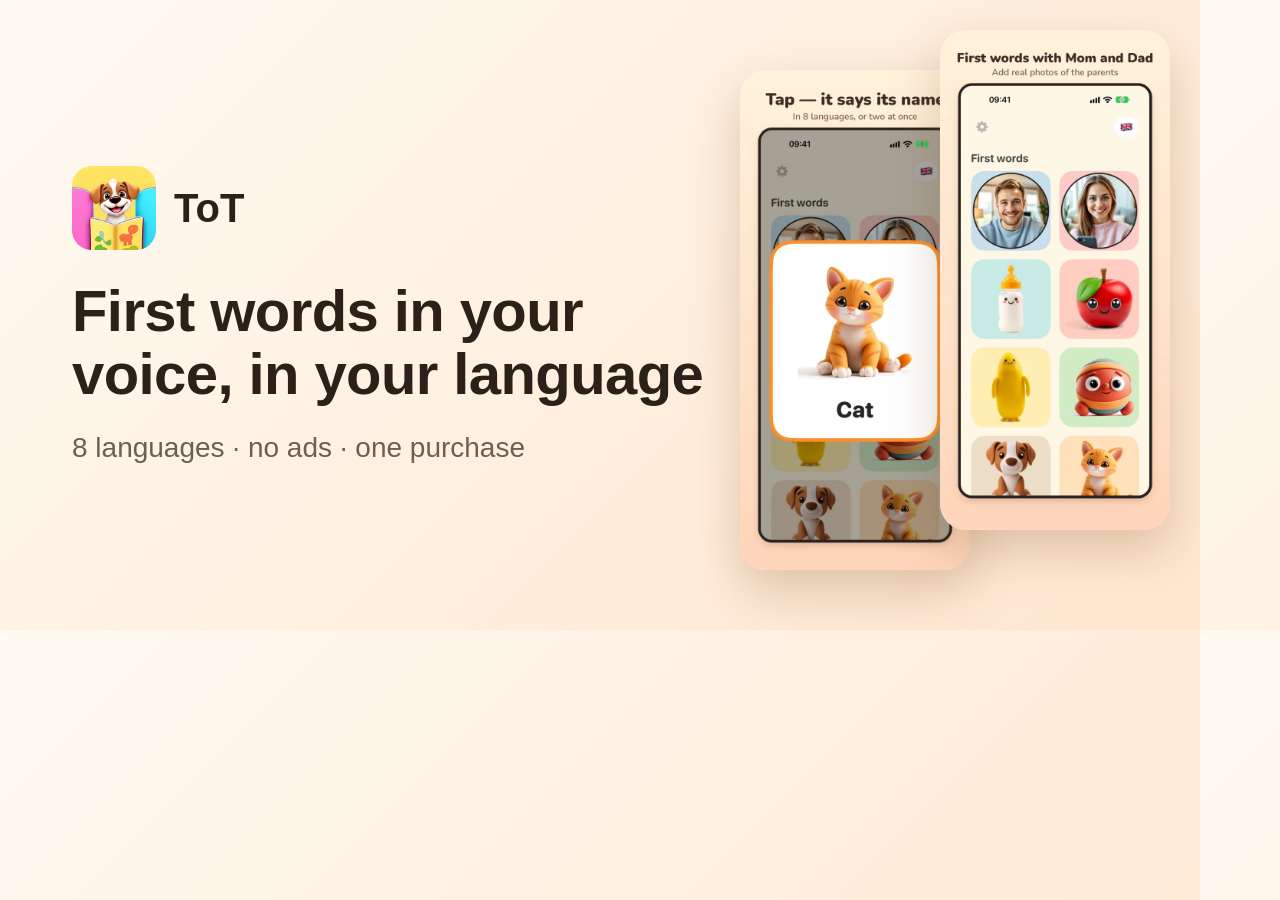
<file: _src/og.html>
<!doctype html>
<html>
<head>
<meta charset="utf-8">
<!-- Source for assets/img/og-*.png (1200x630). Rendered with headless Chrome; ?lang=uk|en -->
<style>
  html, body { margin: 0; width: 1200px; height: 630px; overflow: hidden; }
  body { font-family: ui-rounded, "SF Pro Rounded", -apple-system, sans-serif; color: #2b2118;
    background: linear-gradient(135deg, #fffaf2 0%, #ffe6cf 100%); display: flex; align-items: center; }
  .text { flex: 1; padding: 0 0 0 72px; }
  .brand { display: flex; align-items: center; gap: 18px; font-weight: 800; font-size: 40px; margin-bottom: 30px; }
  .brand img { width: 84px; height: 84px; border-radius: 20px; }
  h1 { font-size: 58px; line-height: 1.08; margin: 0 0 26px; font-weight: 800; letter-spacing: -.01em; }
  p { font-size: 28px; color: #6e5f52; margin: 0; }
  .shots { width: 470px; height: 630px; position: relative; }
  .shots img { position: absolute; width: 230px; border-radius: 26px; box-shadow: 0 20px 50px rgba(120,70,20,.25); }
  .shots img:nth-child(1) { left: 10px; top: 70px; }
  .shots img:nth-child(2) { left: 210px; top: 30px; }
</style>
</head>
<body>
  <div class="text">
    <div class="brand"><img src="../assets/img/logo.webp" alt="">ToT</div>
    <h1 id="h"></h1>
    <p id="p"></p>
  </div>
  <div class="shots">
    <img id="s1" alt="">
    <img id="s2" alt="">
  </div>
<script>
  var lang = new URLSearchParams(location.search).get("lang") || "en";
  var t = {
    uk: ["Перші слова вашим голосом, рідною мовою", "8 мов · без реклами · одна покупка"],
    en: ["First words in your voice, in your language", "8 languages · no ads · one purchase"]
  }[lang];
  document.getElementById("h").textContent = t[0];
  document.getElementById("p").textContent = t[1];
  document.getElementById("s1").src = "../assets/img/" + lang + "/02_name.webp";
  document.getElementById("s2").src = "../assets/img/" + lang + "/01_home.webp";
</script>
</body>
</html>
</file>
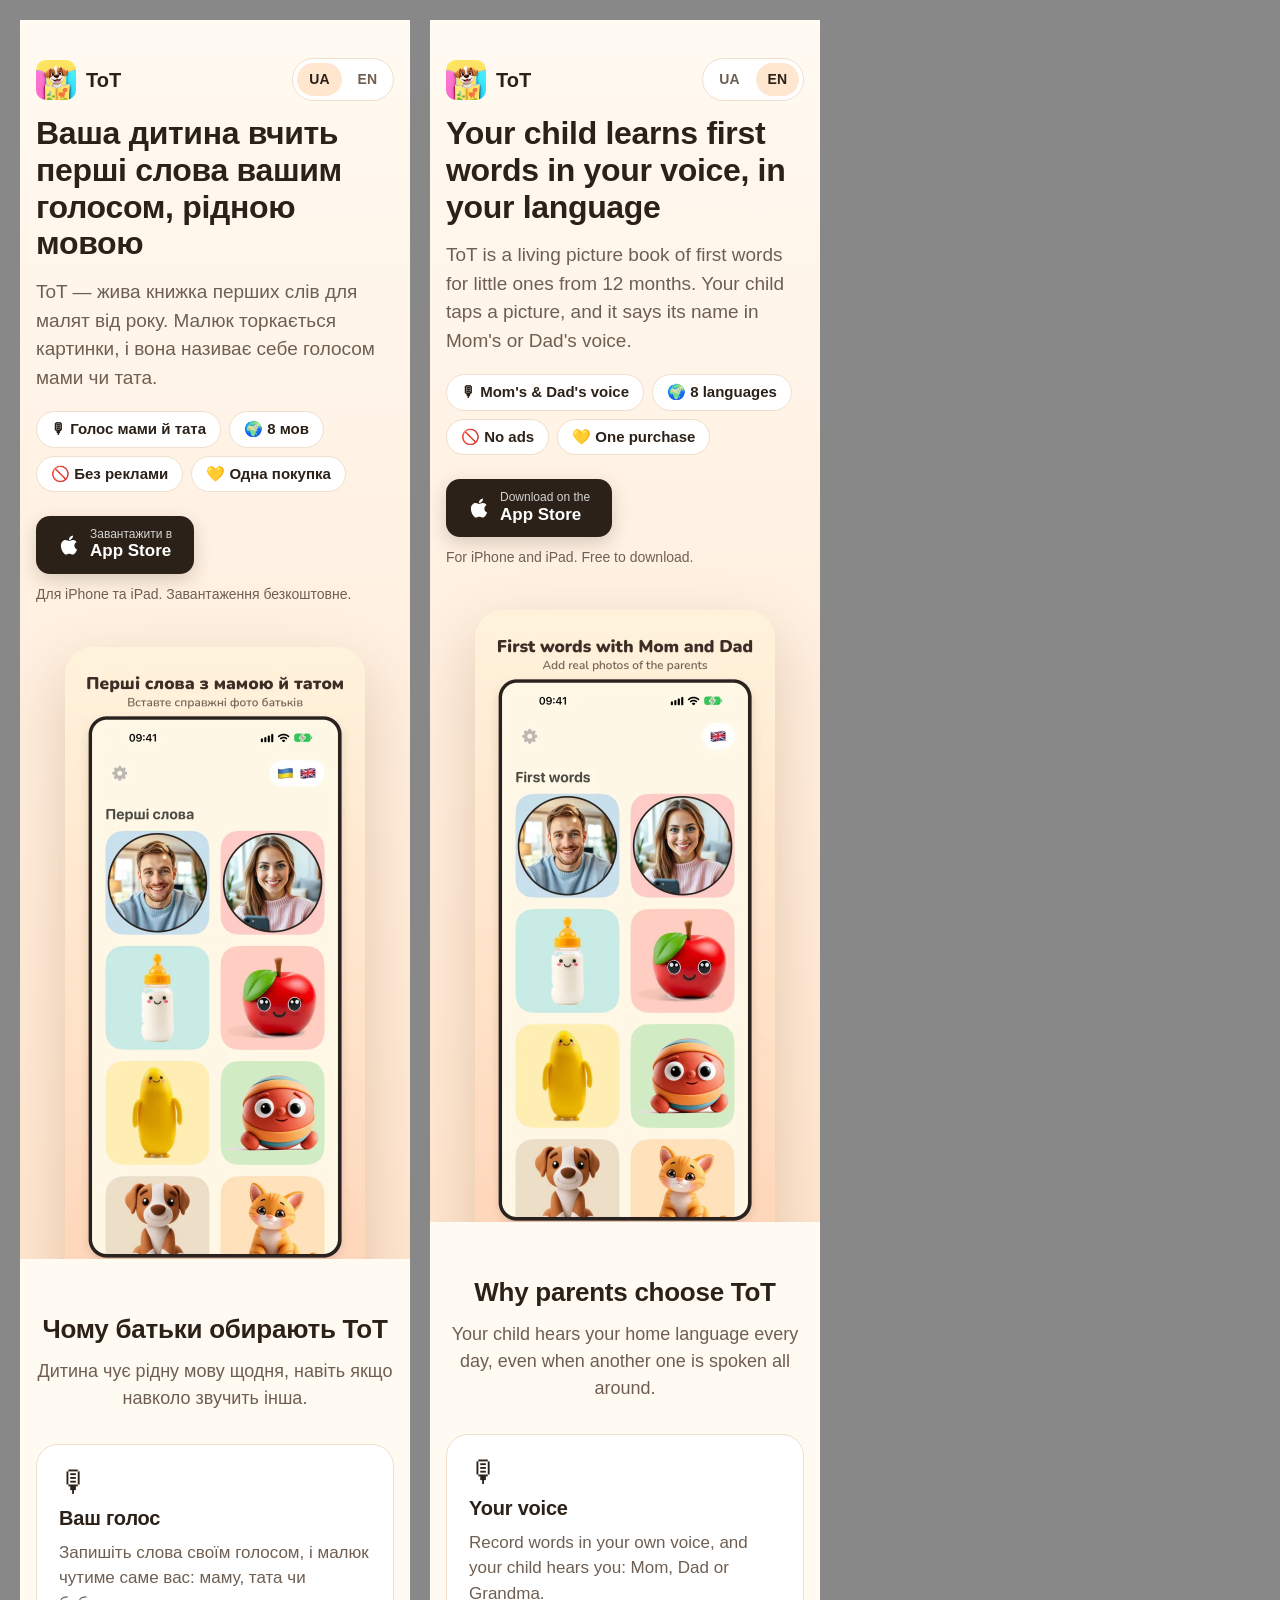
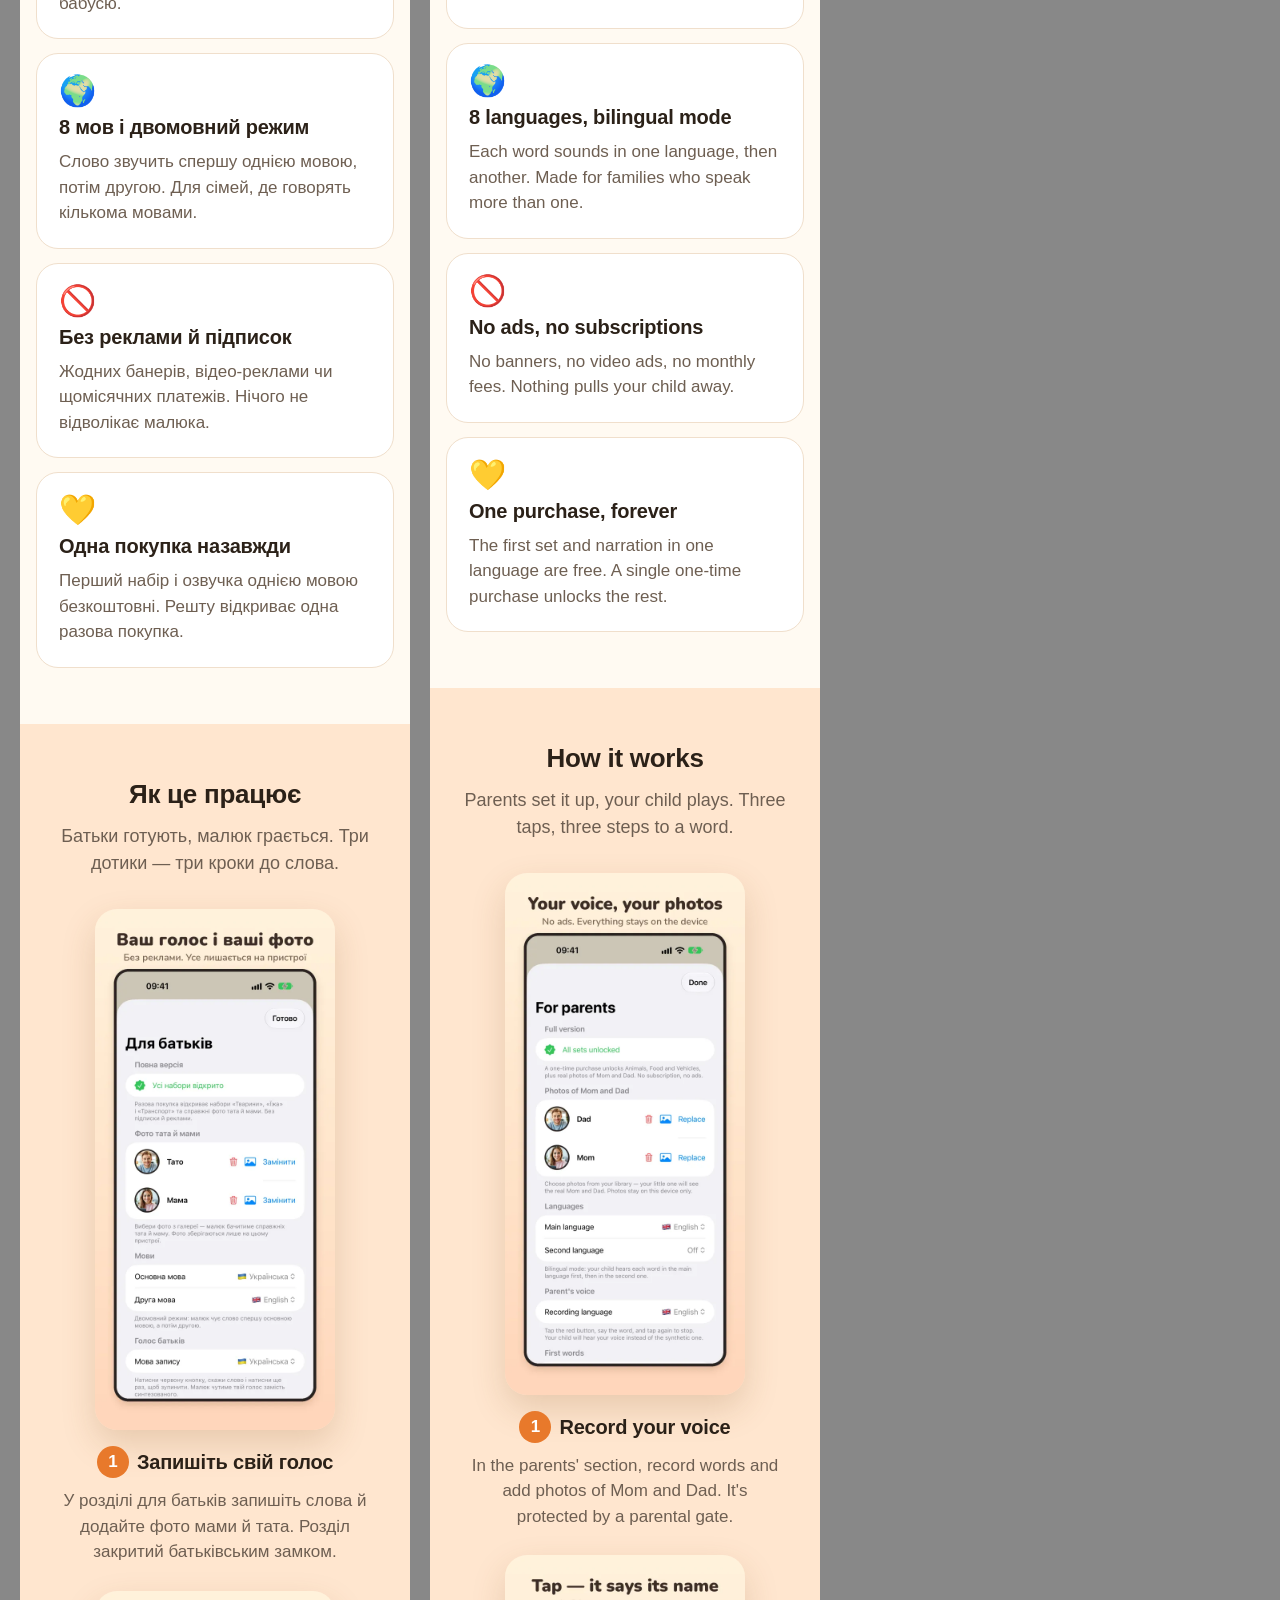
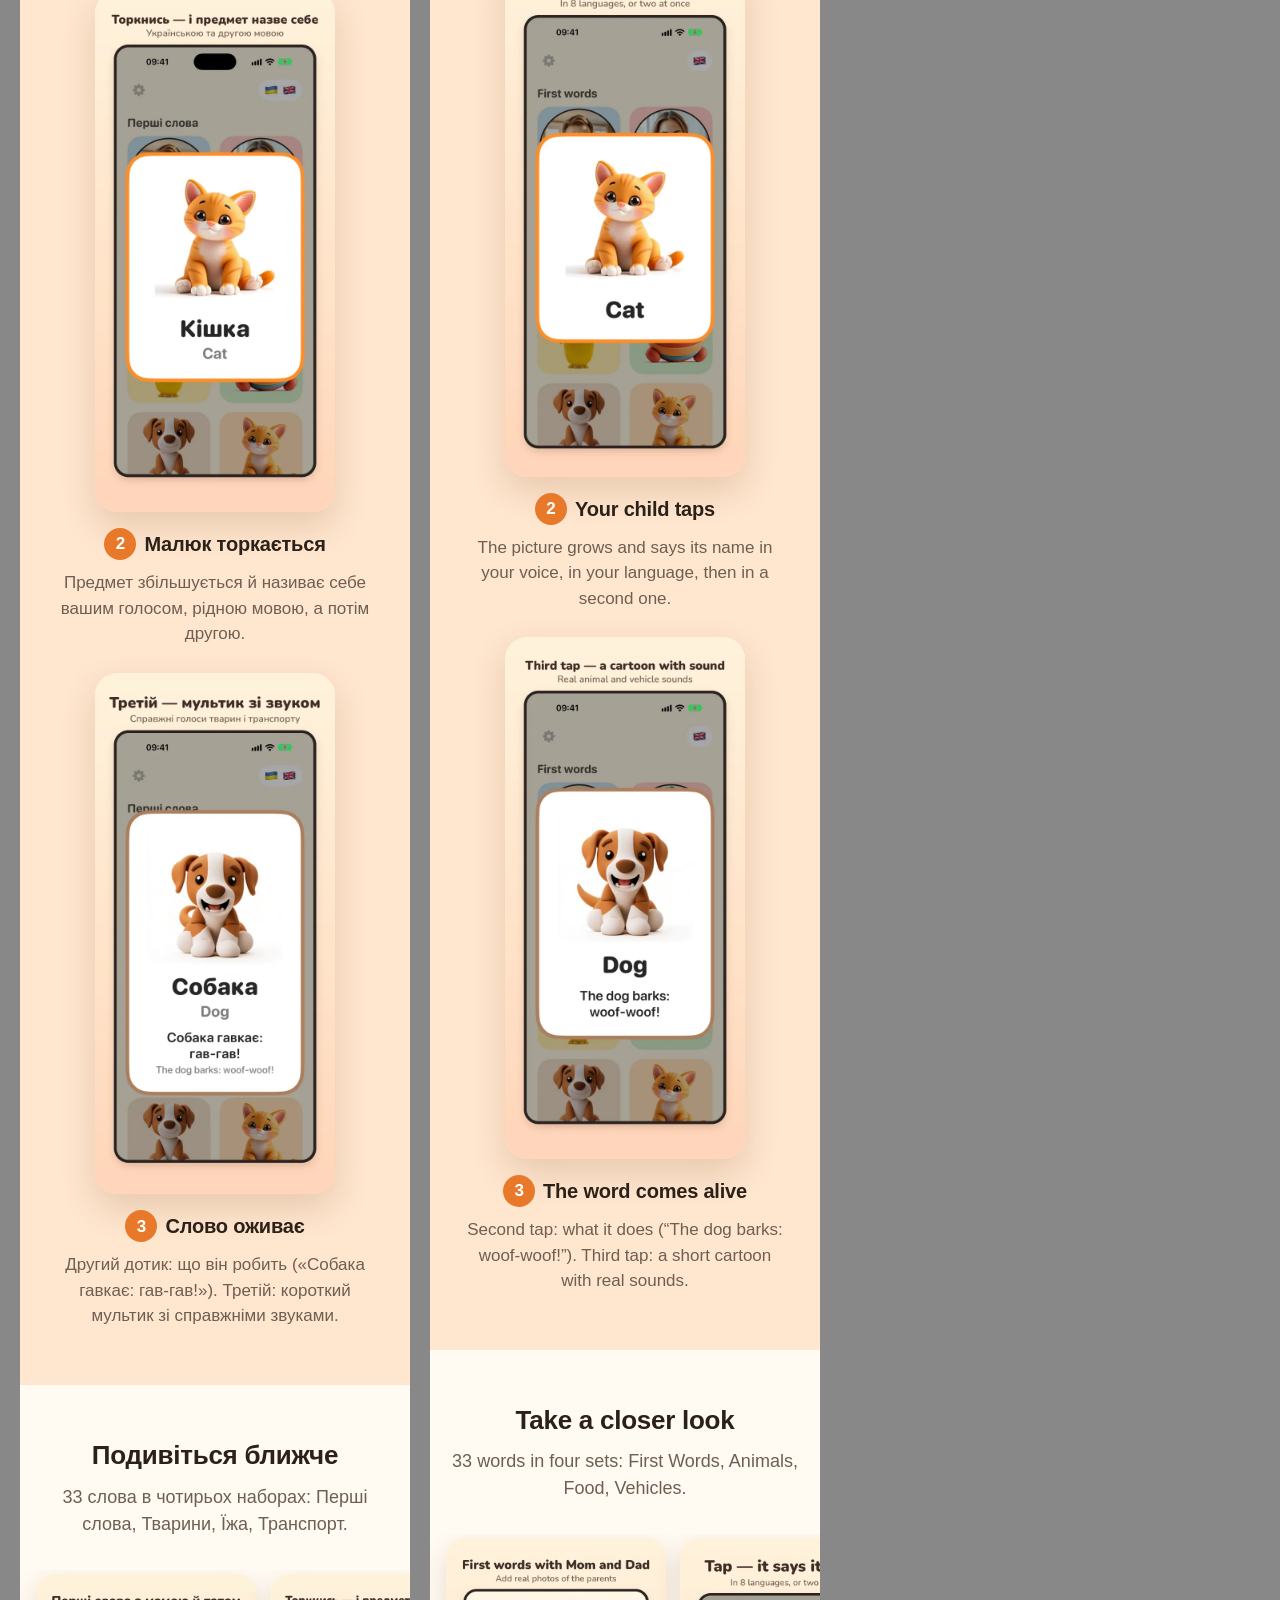
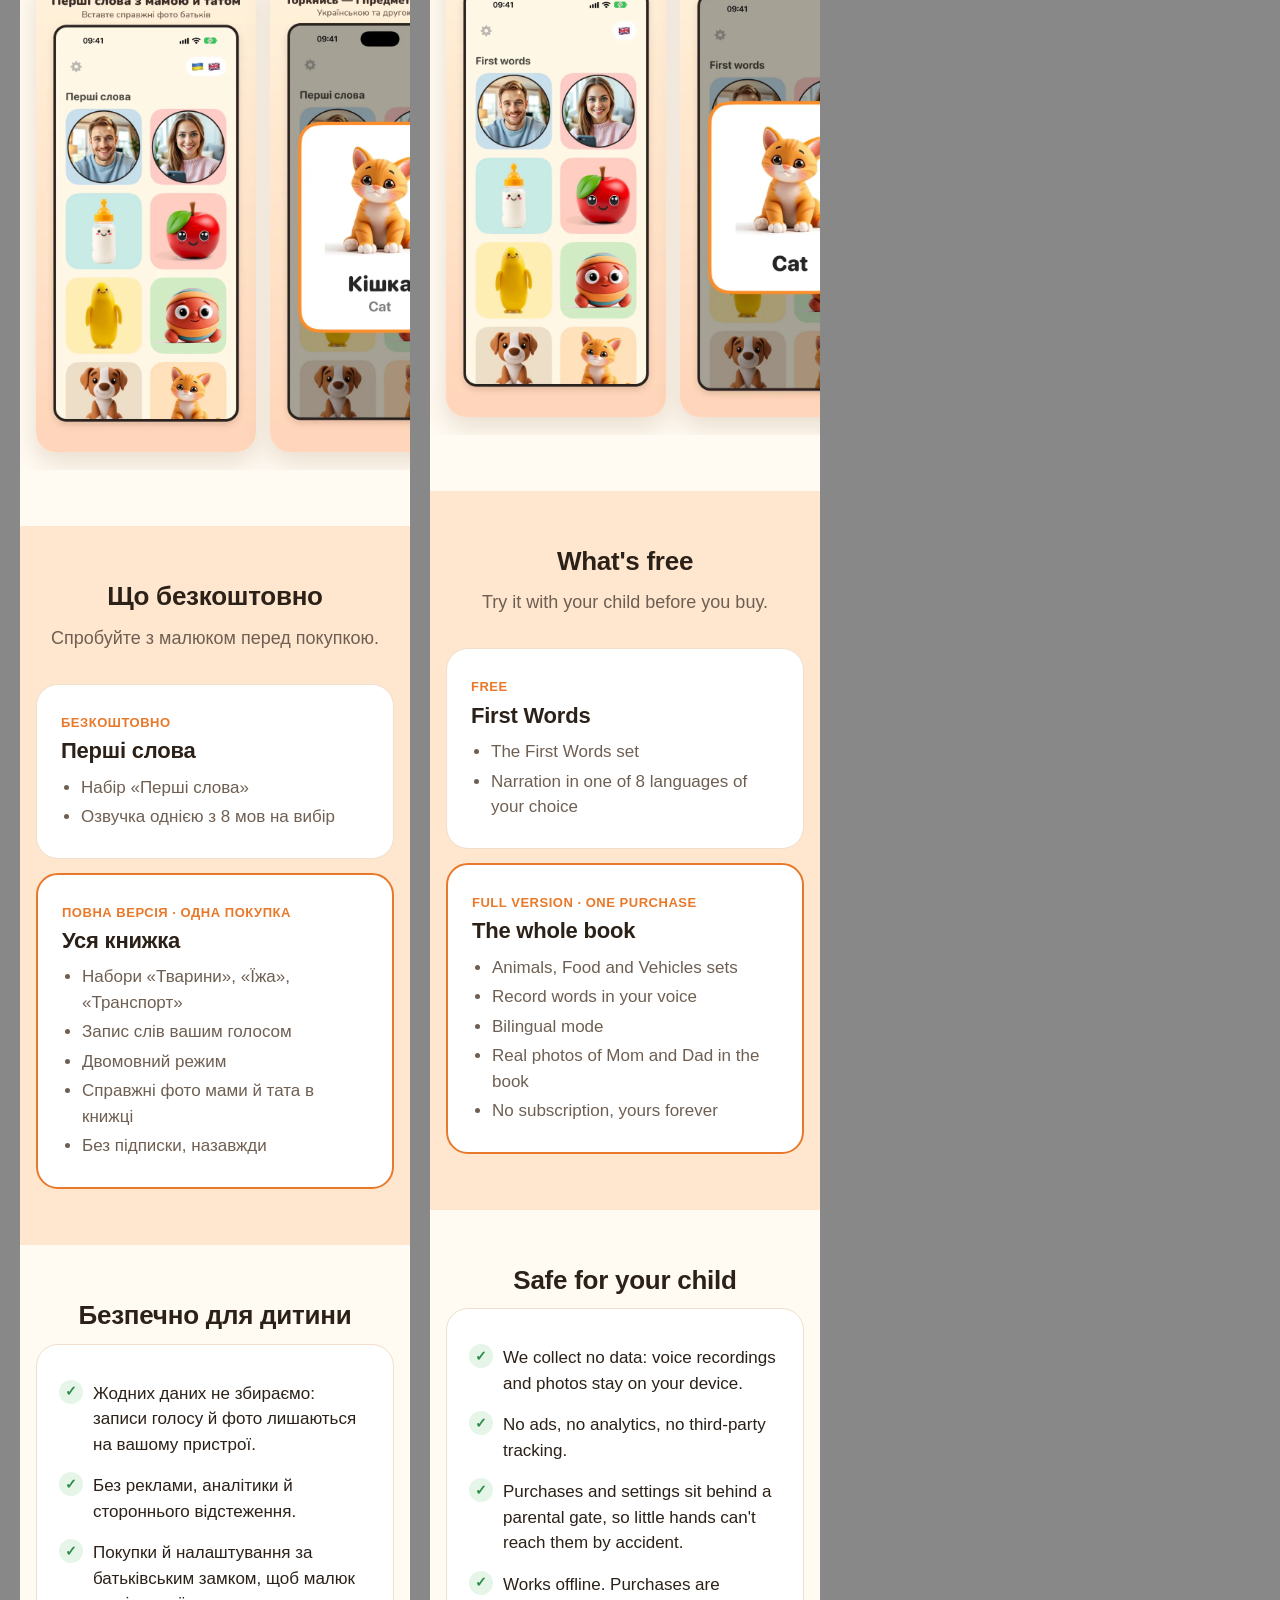
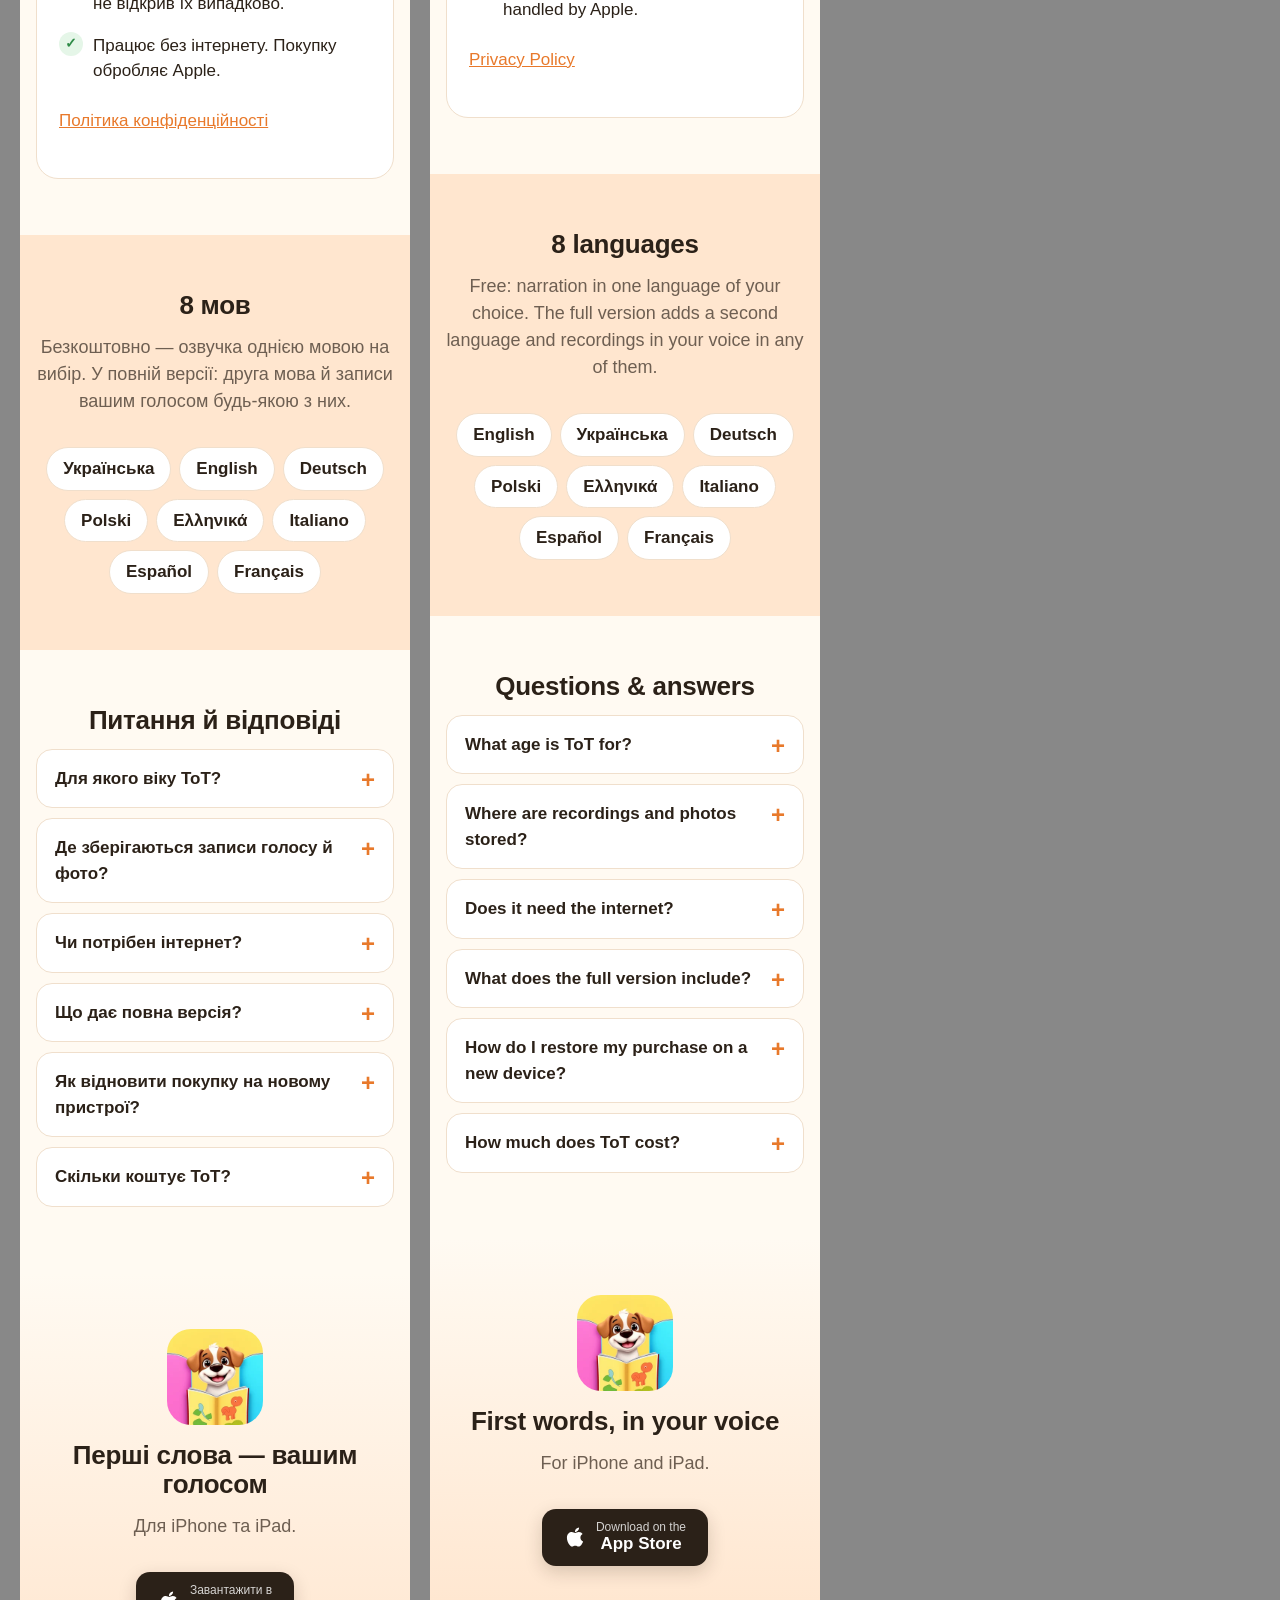
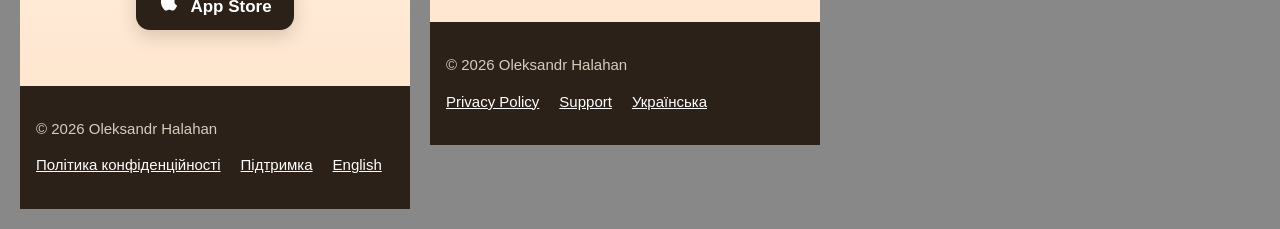
<file: _src/preview.html>
<!doctype html>
<html><head><meta charset="utf-8"><title>preview</title>
<!-- Local preview only: both language pages at iPhone width (390px). Not linked from the site. -->
<style>body{margin:0;background:#888;display:flex;gap:20px;padding:20px;align-items:flex-start}
iframe{width:390px;border:0;background:#fff;height:var(--h,7600px)}</style></head>
<body>
<iframe src="../uk/" title="uk"></iframe>
<iframe src="../en/" title="en"></iframe>
<script>
  // Size each frame to its content so the whole page is visible.
  document.querySelectorAll("iframe").forEach(function (f) {
    f.addEventListener("load", function () { f.style.height = f.contentDocument.documentElement.scrollHeight + "px"; });
  });
</script>
</body></html>
</file>
<file: assets/style.css>
:root {
  color-scheme: light;
  --bg: #fffaf2;
  --peach: #ffe6cf;
  --peach-2: #ffd6b3;
  --ink: #2b2118;
  --muted: #6e5f52;
  --accent: #e8792b;
  --accent-ink: #ffffff;
  --card: #ffffff;
  --line: #f0dfcc;
  --radius: 22px;
  --wrap: 1080px;
  font-family: ui-rounded, "SF Pro Rounded", -apple-system, BlinkMacSystemFont, "Segoe UI", Roboto, sans-serif;
}

* { box-sizing: border-box; }
html { -webkit-text-size-adjust: 100%; scroll-behavior: smooth; }
body { margin: 0; background: var(--bg); color: var(--ink); line-height: 1.5; font-size: 17px; }
img { max-width: 100%; height: auto; display: block; }
a { color: var(--accent); }
h1, h2, h3 { line-height: 1.15; margin: 0 0 .5em; letter-spacing: -.01em; }
h2 { font-size: clamp(26px, 5vw, 36px); text-align: center; }
p { margin: 0 0 1em; }

.wrap { max-width: var(--wrap); margin: 0 auto; padding: 0 16px; }
section { padding: 56px 0; }
.lead { color: var(--muted); font-size: 18px; text-align: center; max-width: 640px; margin: 0 auto 32px; }

/* Header */
.top { display: flex; align-items: center; justify-content: space-between; padding: 14px 0; }
.brand { display: flex; align-items: center; gap: 10px; font-weight: 800; font-size: 20px; color: var(--ink); text-decoration: none; }
.brand img { width: 40px; height: 40px; border-radius: 10px; }
.lang { display: flex; gap: 4px; background: var(--card); border: 1px solid var(--line); border-radius: 999px; padding: 4px; }
.lang a { text-decoration: none; color: var(--muted); font-weight: 700; font-size: 14px; padding: 6px 12px; border-radius: 999px; }
.lang a[aria-current="page"] { background: var(--peach); color: var(--ink); }

/* Hero */
.hero { background: linear-gradient(180deg, var(--bg) 0%, var(--peach) 100%); padding: 24px 0 0; overflow: hidden; }
.hero-grid { display: grid; gap: 28px; align-items: center; }
.hero h1 { font-size: clamp(32px, 7.5vw, 54px); font-weight: 800; }
.hero .sub { font-size: 19px; color: var(--muted); }
.chips { display: flex; flex-wrap: wrap; gap: 8px; margin: 18px 0 24px; padding: 0; list-style: none; }
.chips li { background: var(--card); border: 1px solid var(--line); border-radius: 999px; padding: 6px 14px; font-weight: 700; font-size: 15px; }
.hero-shot { justify-self: center; width: min(300px, 78vw); margin-bottom: -40px; }
.hero-shot img { border-radius: 28px; box-shadow: 0 24px 60px rgba(120, 70, 20, .22); }

/* App Store button — the single place that changes on release */
.store-btn { display: inline-flex; align-items: center; gap: 10px; background: var(--ink); color: #fff; text-decoration: none;
  border-radius: 14px; padding: 12px 22px; font-weight: 700; font-size: 17px; min-height: 52px; }
.store-btn small { display: block; font-weight: 500; font-size: 12px; opacity: .8; line-height: 1.1; }
.store-btn span { line-height: 1.2; }
.store-btn .apple { flex: 0 0 auto; }
a.store-btn { transition: transform .15s ease, box-shadow .15s ease; box-shadow: 0 6px 18px rgba(40, 25, 10, .18); }
a.store-btn:hover { transform: translateY(-2px); box-shadow: 0 10px 24px rgba(40, 25, 10, .24); }
a.store-btn:focus-visible { outline: 3px solid var(--accent); outline-offset: 3px; }
.store-note { color: var(--muted); font-size: 14px; margin-top: 10px; }

/* Features */
.features { display: grid; gap: 14px; grid-template-columns: 1fr; }
.feature { background: var(--card); border: 1px solid var(--line); border-radius: var(--radius); padding: 22px; }
.feature .ico { font-size: 30px; line-height: 1; margin-bottom: 10px; }
.feature h3 { font-size: 20px; }
.feature p { color: var(--muted); margin: 0; }

/* Steps */
.steps-bg { background: var(--peach); }
.steps { display: grid; gap: 26px; grid-template-columns: 1fr; counter-reset: step; }
.step { text-align: center; }
.step img { width: min(240px, 66vw); margin: 0 auto 16px; border-radius: 22px; box-shadow: 0 14px 34px rgba(120, 70, 20, .18); }
.step h3 { font-size: 20px; }
.step h3::before { counter-increment: step; content: counter(step); display: inline-grid; place-items: center; width: 32px; height: 32px;
  margin-right: 8px; border-radius: 50%; background: var(--accent); color: var(--accent-ink); font-size: 17px; vertical-align: 2px; }
.step p { color: var(--muted); max-width: 320px; margin: 0 auto; }

/* Gallery */
.gallery { display: flex; gap: 14px; overflow-x: auto; scroll-snap-type: x mandatory; padding: 4px 16px 18px; margin: 0 -16px;
  -webkit-overflow-scrolling: touch; scrollbar-width: thin; }
.gallery img { flex: 0 0 auto; width: 220px; scroll-snap-align: center; border-radius: 20px; box-shadow: 0 10px 26px rgba(120, 70, 20, .16); }

/* Free vs full */
.plans { display: grid; gap: 14px; grid-template-columns: 1fr; max-width: 820px; margin: 0 auto; }
.plan { background: var(--card); border: 1px solid var(--line); border-radius: var(--radius); padding: 24px; }
.plan.full { border: 2px solid var(--accent); }
.plan h3 { font-size: 22px; }
.plan .tag { display: inline-block; font-size: 13px; font-weight: 800; text-transform: uppercase; letter-spacing: .04em; color: var(--accent); margin-bottom: 6px; }
.plan ul { margin: 0; padding-left: 20px; color: var(--muted); }
.plan li { margin: 4px 0; }

/* Privacy */
.privacy { background: var(--card); border: 1px solid var(--line); border-radius: var(--radius); padding: 28px 22px; max-width: 820px; margin: 0 auto; }
.privacy ul { list-style: none; padding: 0; margin: 0 0 16px; }
.privacy li { padding: 8px 0 8px 34px; position: relative; }
.privacy li::before { content: "✓"; position: absolute; left: 0; top: 7px; width: 24px; height: 24px; border-radius: 50%;
  background: #e5f6e8; color: #2e8b47; font-weight: 800; display: grid; place-items: center; font-size: 14px; }

/* Languages */
.langs { display: flex; flex-wrap: wrap; justify-content: center; gap: 8px; list-style: none; padding: 0; margin: 0 auto; max-width: 720px; }
.langs li { background: var(--card); border: 1px solid var(--line); border-radius: 999px; padding: 8px 16px; font-weight: 700; }

/* FAQ */
.faq { max-width: 760px; margin: 0 auto; }
.faq details { background: var(--card); border: 1px solid var(--line); border-radius: 16px; margin-bottom: 10px; }
.faq summary { cursor: pointer; padding: 16px 48px 16px 18px; font-weight: 700; list-style: none; position: relative; }
.faq summary::-webkit-details-marker { display: none; }
.faq summary::after { content: "+"; position: absolute; right: 18px; top: 12px; font-size: 24px; color: var(--accent); }
.faq details[open] summary::after { content: "−"; }
.faq details p { padding: 0 18px 16px; margin: 0; color: var(--muted); }

/* CTA + footer */
.cta { text-align: center; background: linear-gradient(180deg, var(--bg), var(--peach)); }
.cta img { width: 96px; height: 96px; border-radius: 24px; margin: 0 auto 16px; }
footer { background: var(--ink); color: #d9cbbd; padding: 32px 0; font-size: 15px; }
footer a { color: #fff; }
.foot { display: flex; flex-wrap: wrap; gap: 14px 24px; justify-content: space-between; align-items: center; }
.foot nav { display: flex; flex-wrap: wrap; gap: 8px 20px; }

/* Wider screens */
@media (min-width: 720px) {
  section { padding: 80px 0; }
  .features { grid-template-columns: repeat(2, 1fr); }
  .steps { grid-template-columns: repeat(3, 1fr); }
  .plans { grid-template-columns: 1fr 1fr; }
  .gallery { justify-content: safe center; }
}
@media (min-width: 960px) {
  .hero { padding-top: 40px; }
  .hero-grid { grid-template-columns: 1.15fr .85fr; }
  .hero-shot { margin-bottom: -60px; }
  .features { grid-template-columns: repeat(4, 1fr); }
}
@media (prefers-reduced-motion: reduce) { html { scroll-behavior: auto; } }
</file>
